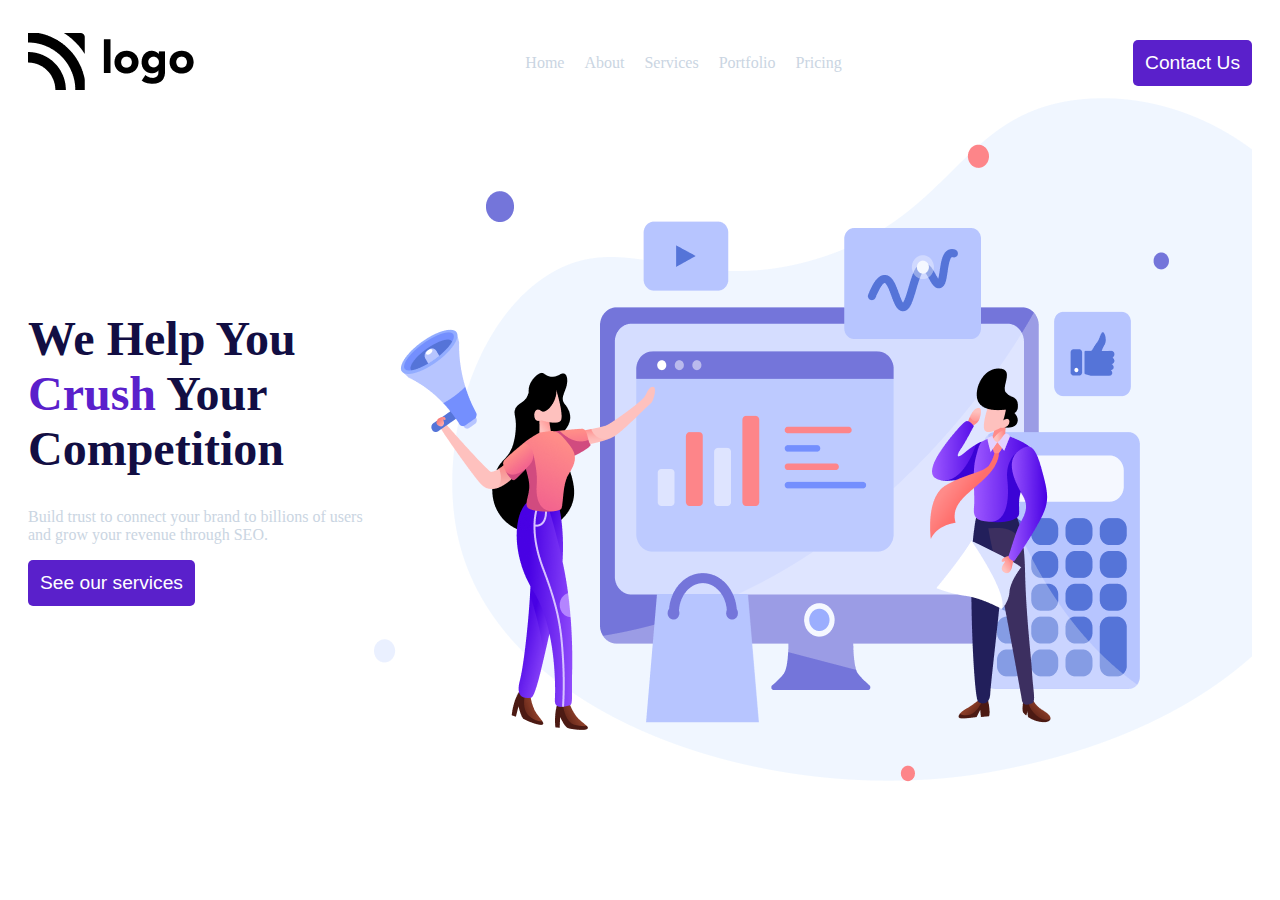
<file: HTML and CSS Projects/project1/index.html>
<!DOCTYPE html>
<html lang="en">
  <head>
    <meta charset="UTF-8" />
    <meta http-equiv="X-UA-Compatible" content="IE=edge" />
    <meta name="viewport" content="width=device-width, initial-scale=1.0" />
    <!-- stylesheet -->
    <link rel="stylesheet" href="style.css" />
    <!-- Font -->
    <link rel="preconnect" href="https://fonts.googleapis.com" />
    <link rel="preconnect" href="https://fonts.gstatic.com" crossorigin />
    <link
      href="https://fonts.googleapis.com/css2?family=Poppins:wght@200;300;400;500;600;700;800&display=swap"
      rel="stylesheet"
    />
    <title>SEO Master</title>
  </head>
  <body>
    <div class="container">
      <section aria-label="navbar">
        <nav class="navbar-container">
          <div>
            <img src="/HTML and CSS Projects/project1/Logo.png" alt="brand-logo" />
          </div>
          <div class="grow-list">
            <ul class="list">
              <li class="list-item">Home</li>
              <li class="list-item">About</li>
              <li class="list-item">Services</li>
              <li class="list-item">Portfolio</li>
              <li class="list-item">Pricing</li>
            </ul>
          </div>
          <div class="button-group">
            <button class="nav-button">Contact Us</button>
          </div>
        </nav>
      </section>
      <!-- Banner -->
      <section aria-label="banner">
        <div class="banner-container">
          <!-- Left text -->
          <div>
            <h1 class="heading-text">
              We Help You <span>Crush</span> Your Competition
            </h1>
            <p class="description">
              Build trust to connect your brand to billions of users and grow
              your revenue through SEO.
            </p>
            <button class="nav-button btn">See our services</button>
          </div>
          <!-- Right Text -->
          <div>
            <img src="/HTML and CSS Projects/project1/Header Illustration.png" alt="illustration" />
          </div>
        </div>
      </section>
    </div>
  </body>
</html>
</file>
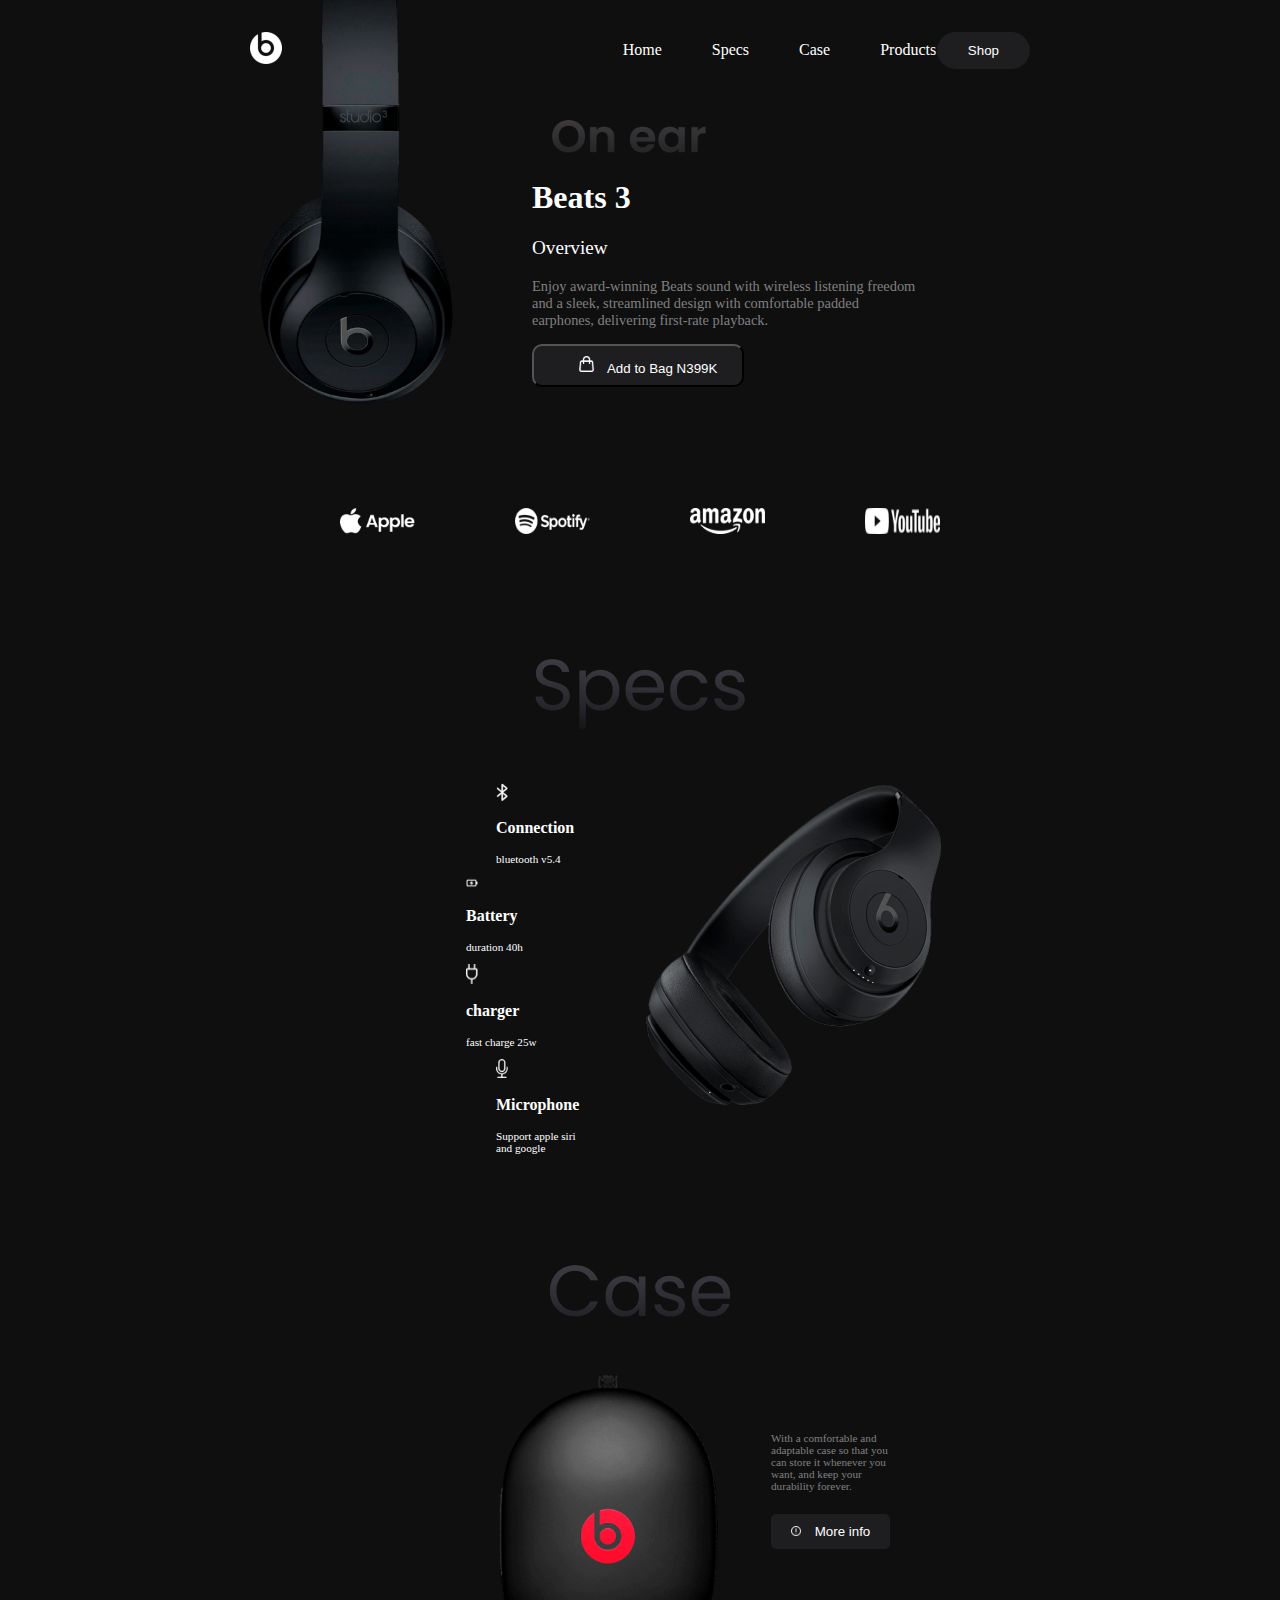
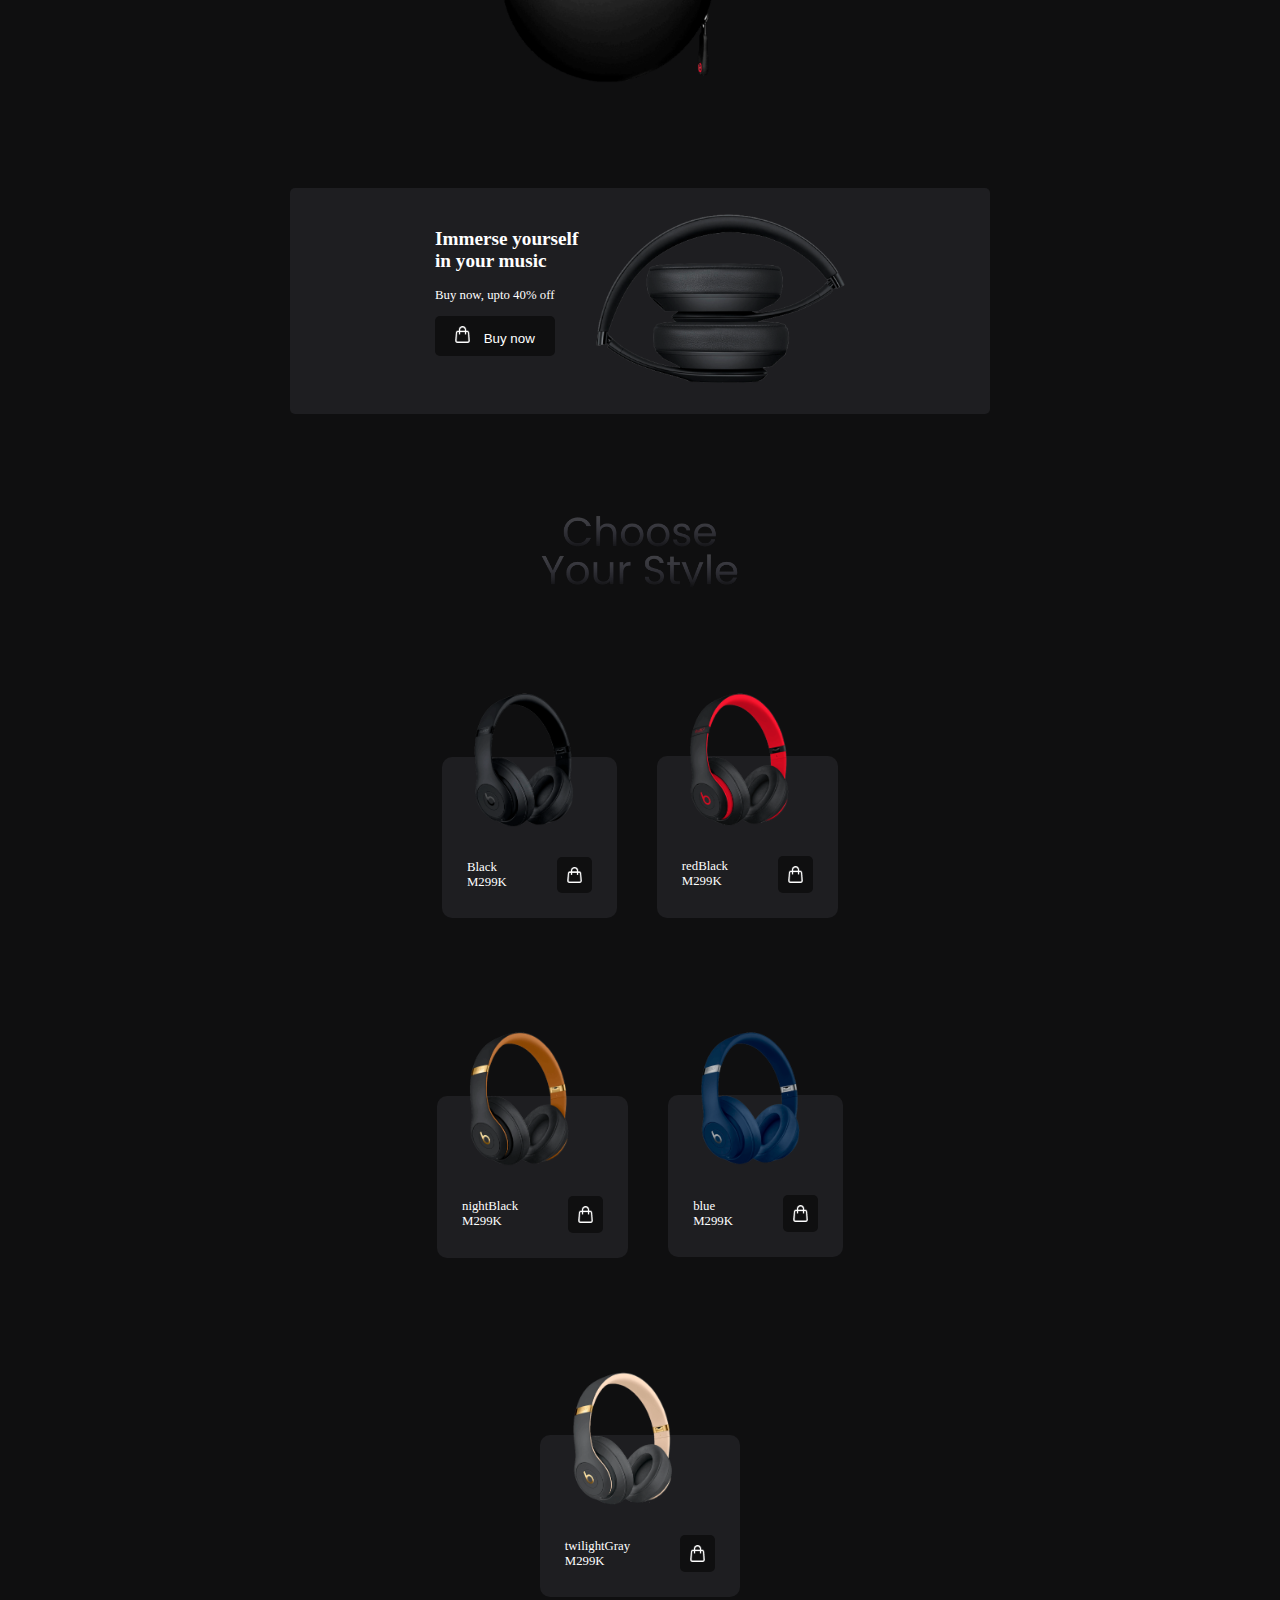
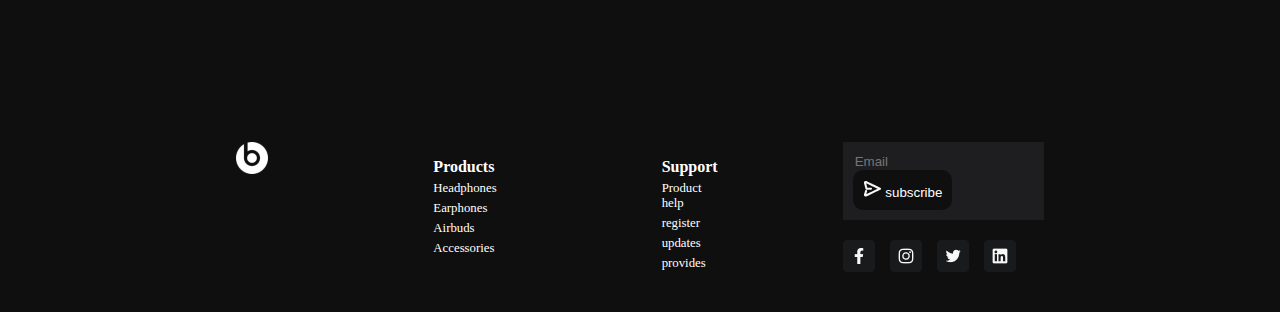
<file: HTML and CSS Projects/project11/index.html>
<!DOCTYPE html>
<html lang="en">
<head>
    <meta charset="UTF-8">
    <meta http-equiv="X-UA-Compatible" content="IE=edge">
    <meta name="viewport" content="width=device-width, initial-scale=1.0">
    <link rel="stylesheet" href="https://cdnjs.cloudflare.com/ajax/libs/font-awesome/4.7.0/css/font-awesome.min.css">
    <link rel="stylesheet" href="style.css">
    <title>Beats landing page</title>
</head>
<body>
    <header>
        <div class="logo">
            <img src="./Photos/beatsLogo.png" alt="logo">
        </div>
        <nav>
            <ul>
                <li>Home</li>
                <li>Specs</li>
                <li>Case</li>
                <li>Products</li>
            </ul>
        </nav>
        <div>
            <button>Shop</button>
        </div>
    </header>
    <main>
        <section class="hero">
            <div class="left">
                <img src="./Photos/mainImage.png" alt="image">
            </div>
            <div class="right">
                <img src="./Photos/onEar.png" alt="image">
                <h1>Beats 3</h1>
                <p class="overview">Overview</p>
                <p class="para">Enjoy award-winning Beats sound with wireless
                    listening freedom and a sleek, streamlined design
                    with comfortable padded earphones, delivering
                    first-rate playback.</p>
                <button>
                    <img src="./Icons/shoppingBag.png" alt="bag">
                    <span>Add to Bag N399K</span>
                </button>
            </div>
        </section>
        <section class="brands">
            <div class="container">
                <img src="./Photos/appleLogo.png" alt="logo">
                <img src="./Photos/spotifyLogo.png" alt="logo">
                <img src="./Photos/amazonLogo.png" alt="logo">
                <img src="./Photos/youtubeLogo.png" alt="logo">
            </div>
        </section>
        <section class="specs">
            <div class="top">
                <img src="./Icons/specsLogo.png" alt="specs">
            </div>
            <div class="bottom">
                <div class="left">
                    <div class="bluetooth">
                        <img src="./Icons/bluetooth.png" alt="logo">
                        <p class="heading">Connection</p>
                        <p>bluetooth v5.4</p>
                    </div>
                    <div class="battery">
                        <img src="./Icons/battery.png" alt="logo">
                        <p class="heading">Battery</p>
                        <p>duration 40h</p>
                    </div>
                    <div class="load">
                        <img src="./Icons/charger.png" alt="logo">
                        <p class="heading">charger</p>
                        <p>fast charge 25w</p>
                    </div>
                    <div class="microphone">
                        <img src="./Icons/mic.png" alt="logo">
                        <p class="heading">Microphone</p>
                        <p>Support apple siri and google</p>
                    </div>
                </div>
                <div>
                    <img src="./Photos/specsImage.png" alt="photo">
                </div>
            </div>
        </section>
        <section class="case">
            <div class="top">
                <img src="./Icons/caseLogo.png" alt="specs">
            </div>
            <div class="bottom">
                <div>
                    <img src="./Photos/caseImage.png" alt="photo" class="case-image">
                </div>
                <div class="right">
                    <p>With a comfortable and
                        adaptable case so that you
                        can store it whenever you
                        want, and keep your durability
                        forever.</p>
                    <button>
                        <img src="./Icons/group.png" alt="icon">
                        <span>More info</span>
                    </button>
                </div>
            </div>
        </section>
        <section class="buynow">
            <div class="container">
                <div class="left">
                    <h2>Immerse yourself in your music</h2>
                    <p>Buy now, upto 40% off</p>
                    <button>
                        <img src="./Icons/shoppingBag.png" alt="icon">
                        <span>Buy now</span>
                    </button>
                </div>
                <div class="right">
                    <img src="./Photos/buyNowSectionImage.png" alt="image">
                </div>
            </div>
        </section>
        <section class="choosestyle">
            <div class="container">
                <div class="top">
                    <img src="./Icons/productLogo.png" alt="logo">
                </div>
                <div class="bottom">
                    <div id="box">
                        <img src="./Photos/black.png" alt="photo" class="headphone">
                        <div class="desc">
                            <span>Black<br>M299K</span>
                            <img src="./Icons/shoppingBag.png" alt="icon" class="bag">
                        </div>
                    </div>
                    <div id="box">
                        <img src="./Photos/redBlack.png" alt="photo" class="headphone">
                        <div class="desc">
                            <span>redBlack<br>M299K</span>
                            <img src="./Icons/shoppingBag.png" alt="icon" class="bag">
                        </div>
                    </div>
                    <div id="box">
                        <img src="./Photos/nightBlack.png" alt="photo" class="headphone">
                        <div class="desc">
                            <span>nightBlack<br>M299K</span>
                            <img src="./Icons/shoppingBag.png" alt="icon" class="bag">
                        </div>
                    </div>
                    <div id="box">
                        <img src="./Photos/blue.png" alt="photo" class="headphone">
                        <div class="desc">
                            <span>blue<br>M299K</span>
                            <img src="./Icons/shoppingBag.png" alt="icon" class="bag">
                        </div>
                    </div>
                    <div id="box">
                        <img src="./Photos/twilightGray.png" alt="photo" class="headphone">
                        <div class="desc">
                            <span>twilightGray<br>M299K</span>
                            <img src="./Icons/shoppingBag.png" alt="icon" class="bag">
                        </div>
                    </div>
                </div>
            </div>
        </section>
    </main>
    <footer>
        <div class="container">
            <div class="logo">
                <img src="./Photos/beatsLogo.png" alt="logo">
            </div>
            <div class="products">
                <ul>
                    <li class="heading">Products</li>
                    <li>Headphones</li>
                    <li>Earphones</li>
                    <li>Airbuds</li>
                    <li>Accessories</li>
                </ul>
            </div>
            <div class="support">
                <ul>
                    <li class="heading">Support</li>
                    <li>Product help</li>
                    <li>register</li>
                    <li>updates</li>
                    <li>provides</li>
                </ul>
            </div>
            <div class="email">
                <div class="top">
                    <input type="email" id="email" placeholder="Email">
                    <button><img src="./Icons/rightArrow.png" alt=""> subscribe</button>
                </div>
                <div class="logolist">
                    <div class="logo">
                        <img src="./Icons/facebook.png" alt="fb">
                    </div>
                    <div class="logo">
                        <img src="./Icons/instagram.png" alt="ig">
                    </div>
                    <div class="logo">
                        <img src="./Icons/twitter.png" alt="twitter">
                    </div>
                    <div class="logo">
                        <img src="./Icons/linkedin.png" alt="li">
                    </div>
                </div>
            </div>
        </div>
    </footer>
</body>
</html>
</file>
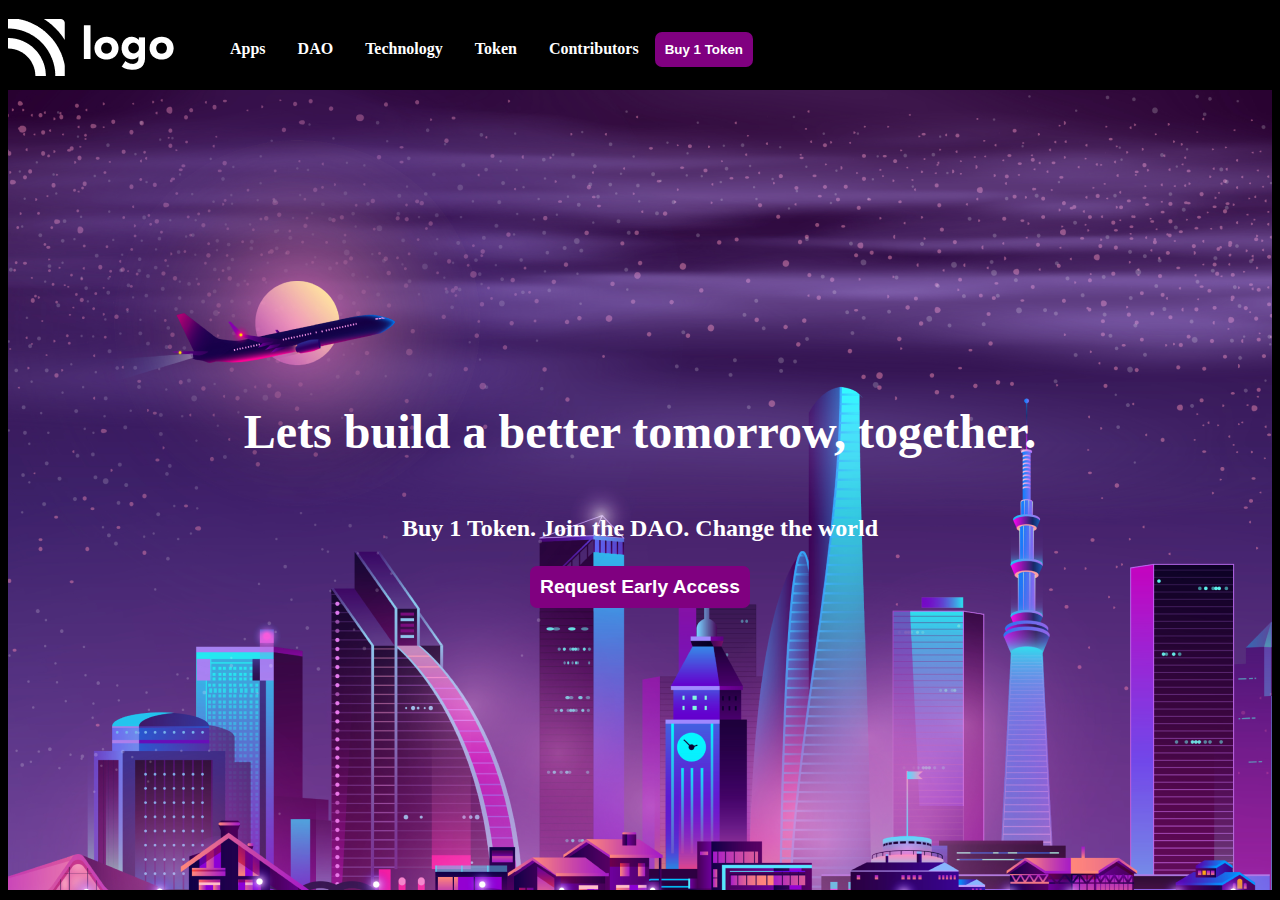
<file: HTML and CSS Projects/project2/index.html>
<!DOCTYPE html>
<html lang="en">
  <head>
    <meta charset="UTF-8" />
    <meta http-equiv="X-UA-Compatible" content="IE=edge" />
    <meta name="viewport" content="width=device-width, initial-scale=1.0" />
    <link rel="stylesheet" href="style.css" />
    <link rel="preconnect" href="https://fonts.googleapis.com" />
    <link rel="preconnect" href="https://fonts.gstatic.com" crossorigin />
    <link
      href="https://fonts.googleapis.com/css2?family=Poppins:wght@200;300;400;500;600;700;800&display=swap"
      rel="stylesheet"
    />
    <link rel="preconnect" href="https://fonts.googleapis.com" />
    <link rel="preconnect" href="https://fonts.gstatic.com" crossorigin />
    <link
      href="https://fonts.googleapis.com/css2?family=Montserrat:wght@600;700;800&display=swap"
      rel="stylesheet"
    />

    <title>Crypto Market</title>
  </head>
  <body>
    <div class="container">
      <section aria-label="navbar">
        <nav class="navbar">
          <div>
            <img src="/HTML and CSS Projects/project2/white-logo.png" alt="logo" class="logo" />
          </div>
          <div class="line"></div>
          <div class="grow-list">
            <ul class="list">
              <li class="list-item">Apps</li>
              <li class="list-item">DAO</li>
              <li class="list-item">Technology</li>
              <li class="list-item">Token</li>
              <li class="list-item">Contributors</li>
            </ul>
          </div>
          <div>
            <button class="button-small">Buy 1 Token</button>
          </div>
        </nav>
      </section>
      <!-- Hero Section -->
      <section aria-label="hero">
        <div class="hero">
          <h1 class="hero-heading">Lets build a better tomorrow, together.</h1>
          <p class="hero-description">
            Buy 1 Token. Join the DAO. Change the world
          </p>
          <button class="button-large">Request Early Access</button>
        </div>
      </section>
    </div>
  </body>
</html>
</file>
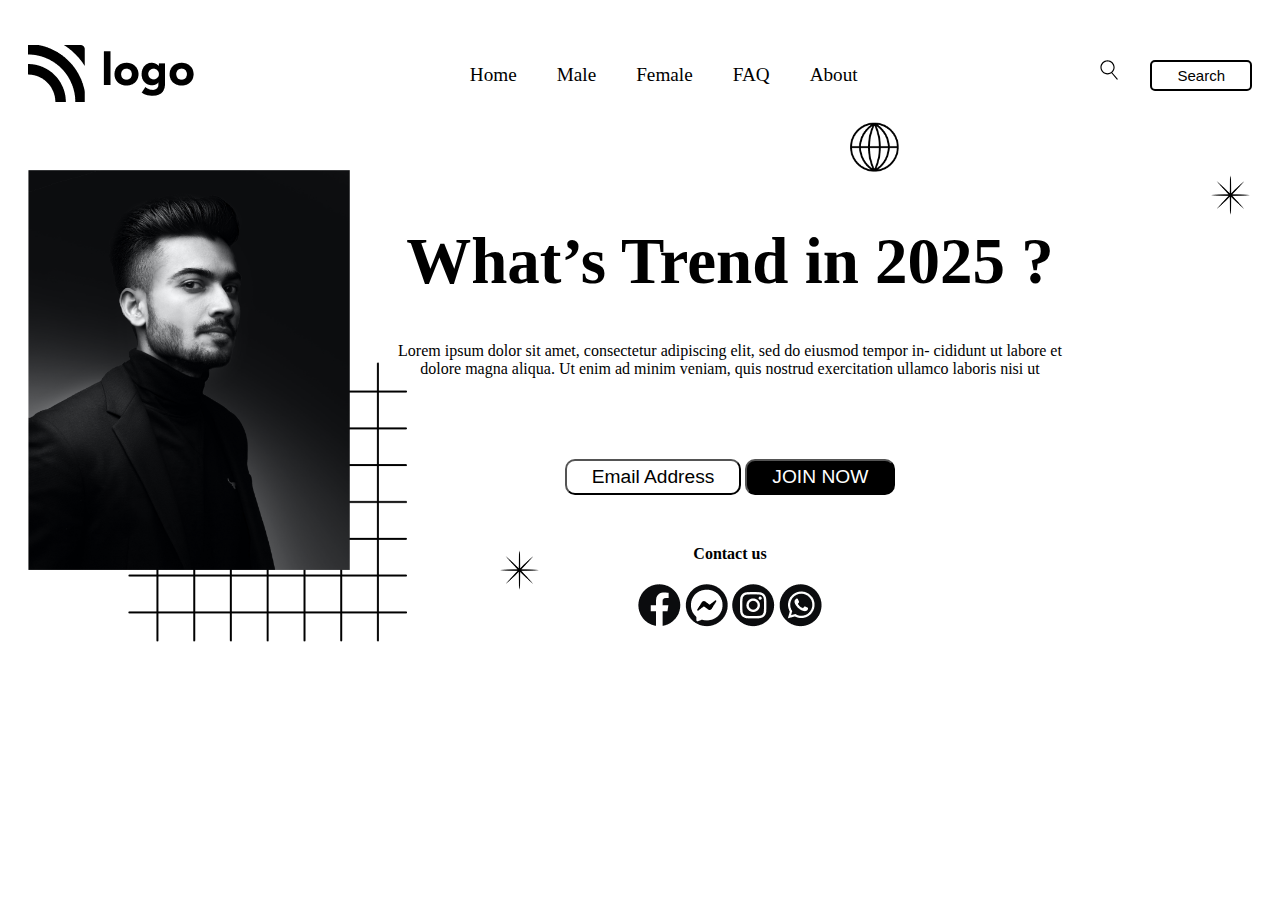
<file: HTML and CSS Projects/project3/index.html>
<!DOCTYPE html>
<html lang="en">
  <head>
    <meta charset="UTF-8" />
    <meta http-equiv="X-UA-Compatible" content="IE=edge" />
    <meta name="viewport" content="width=device-width, initial-scale=1.0" />
    <!-- CSS File -->
    <link rel="stylesheet" href="style.css">
    <!-- Font Orbiton -->
    <link rel="preconnect" href="https://fonts.googleapis.com" />
    <link rel="preconnect" href="https://fonts.gstatic.com" crossorigin />
    <link
      href="https://fonts.googleapis.com/css2?family=Orbitron:wght@400;500;600;700;800&display=swap"
      rel="stylesheet"
    />

    <!-- FONT Poppins -->
    <link rel="preconnect" href="https://fonts.googleapis.com" />
    <link rel="preconnect" href="https://fonts.gstatic.com" crossorigin />
    <link
      href="https://fonts.googleapis.com/css2?family=Poppins:wght@200;300;400;500;600;700&display=swap"
      rel="stylesheet"
    />
    <title>Fashion Hub</title>
  </head>

  <!-- FSJS 2.0 Project One -->
  <body>
    <div class="container">
      <!-- Navbar Section -->
      <section aria-label="navbar">
        <nav class="navbar-container">
          <div>
            <img src="/HTML and CSS Projects/project3/Logo.png" alt="brand-logo" />
          </div>
          <div>
            <ul class="list">
              <li class="list-item">Home</li>
              <li class="list-item">Male</li>
              <li class="list-item">Female</li>
              <li class="list-item">FAQ</li>
              <li class="list-item">About</li>
            </ul>
          </div>
          <div class="button-group">
            <div class="search-icon">
              <svg
                width="32"
                height="35"
                viewBox="0 0 32 35"
                fill="none"
                xmlns="http://www.w3.org/2000/svg"
              >
                <path
                  d="M13.42 25.34C6.56004 25.34 0.97998 19.76 0.97998 12.9C0.97998 6.03999 6.56004 0.459991 13.42 0.459991C20.28 0.459991 25.86 6.03999 25.86 12.9C25.87 19.76 20.28 25.34 13.42 25.34ZM13.42 2.44999C7.66004 2.44999 2.97998 7.13999 2.97998 12.89C2.97998 18.64 7.66004 23.33 13.42 23.33C19.18 23.33 23.86 18.64 23.86 12.89C23.86 7.13999 19.18 2.44999 13.42 2.44999Z"
                  fill="black"
                />
                <path
                  d="M30.35 34.4C30.07 34.4 29.7899 34.28 29.5899 34.05L19.75 22.53C19.39 22.11 19.44 21.48 19.86 21.12C20.28 20.76 20.91 20.81 21.27 21.23L31.11 32.75C31.47 33.17 31.42 33.8 31 34.16C30.81 34.32 30.58 34.4 30.35 34.4Z"
                  fill="black"
                />
              </svg>
            </div>
            <div><button class="nav-button">Search</button></div>
          </div>
        </nav>
      </section>
      <!-- Hero Banner Section -->
      <section aria-label="banner">
        <div class="hero-container">
          <!-- --------------- -->
          <!-- Patterns -->
          <!-- ---------------- -->
          <span class="square">
            <img src="/HTML and CSS Projects/project3/squares.png" alt="square-pattern" />
          </span>
          <!-- Star -->
          <span class="star">
            <img src="/HTML and CSS Projects/project3/start.png" alt="start-pattern" />
          </span>
          <!-- Star -->
          <span class="star2">
            <img src="/HTML and CSS Projects/project3/start.png" alt="start-pattern" />
          </span>
          <!-- Globe -->
          <span class="globe">
            <img src="/HTML and CSS Projects/project3/globe.png" alt="globe-pattern" />
          </span>
          <div>
            <img src="/HTML and CSS Projects/project3/Image.png" alt="person-hero-iamge" class="person-hero-image"/>
          </div>
          <div class="hero-container-right">
            <h1 class="hero-heading">What’s Trend in 2025 ?</h1>
            <p class="hero-description">
              Lorem ipsum dolor sit amet, consectetur adipiscing elit, sed do
              eiusmod tempor in- cididunt ut labore et dolore magna aliqua. Ut
              enim ad minim veniam, quis nostrud exercitation ullamco laboris
              nisi ut
            </p>
            <div>
              <button class="button-email">Email Address</button>
              <button class="button-join">JOIN NOW</button>
            </div>
            <div>
              <h4 class="contact-heading">Contact us</h4>
              <div class="icons">
                <span>
                  <img src="/HTML and CSS Projects/project3/Group.png" alt="facebook-icon" />
                </span>
                <span>
                  <img src="/HTML and CSS Projects/project3/Group (1).png" alt="messenger-icon" />
                </span>
                <span>
                  <img src="/HTML and CSS Projects/project3/Group (2).png" alt="instagram-icon" />
                </span>
                <span>
                  <img src="/HTML and CSS Projects/project3/Group (3).png" alt="whatsapp-icon" />
                </span>
              </div>
            </div>
          </div>
        </div>
      </section>
    </div>
  </body>
</html>
</file>
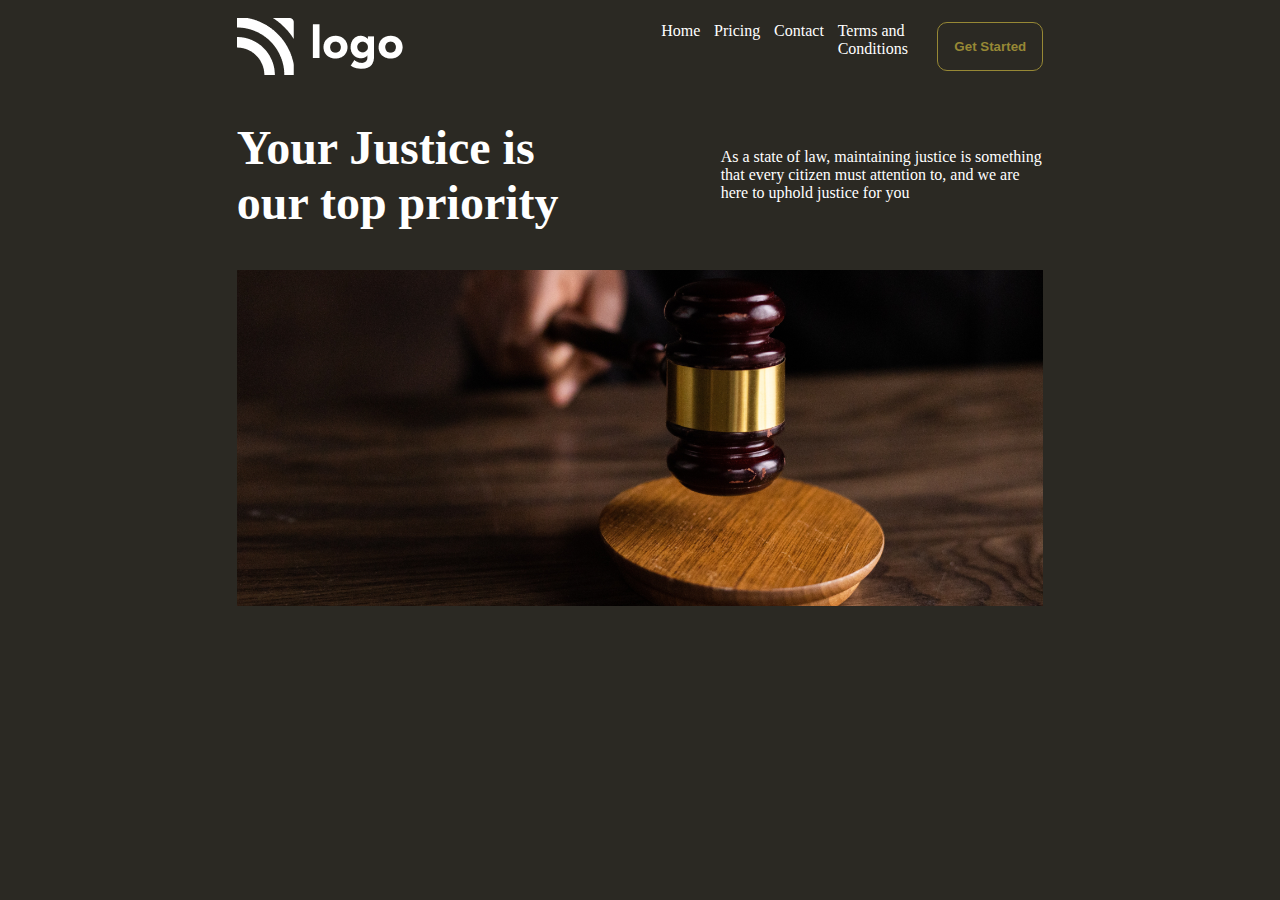
<file: HTML and CSS Projects/project6/index.html>
<!DOCTYPE html>
<html lang="en">
<head>
    <meta charset="UTF-8">
    <meta http-equiv="X-UA-Compatible" content="IE=edge">
    <meta name="viewport" content="width=device-width, initial-scale=1.0">
    <title>Project 6</title>
    <link rel="stylesheet" href="style.css">
</head>
<body>
    <header>
        <img src="/HTML and CSS Projects/project6/images/white-logo.png" alt="logo">
        <nav>
             <ul>
                <li>Home</li>
                <li>Pricing</li>
                <li>Contact</li>
                <li>Terms and Conditions</li>
            </ul>
            <button>Get Started</button>
        </nav>
    </header>
    <main>
        <div class="top-section">
            <h1>Your Justice is our top priority</h1>
            <p>As a state of law, maintaining justice is something that every citizen must attention to, and we are here to uphold justice for you</p>
        </div>
        <div class="bottom-section">
            <img src="/HTML and CSS Projects/project6/images/banner.png" alt="banner">
        </div>
    </main>
</body>
</html>
</file>
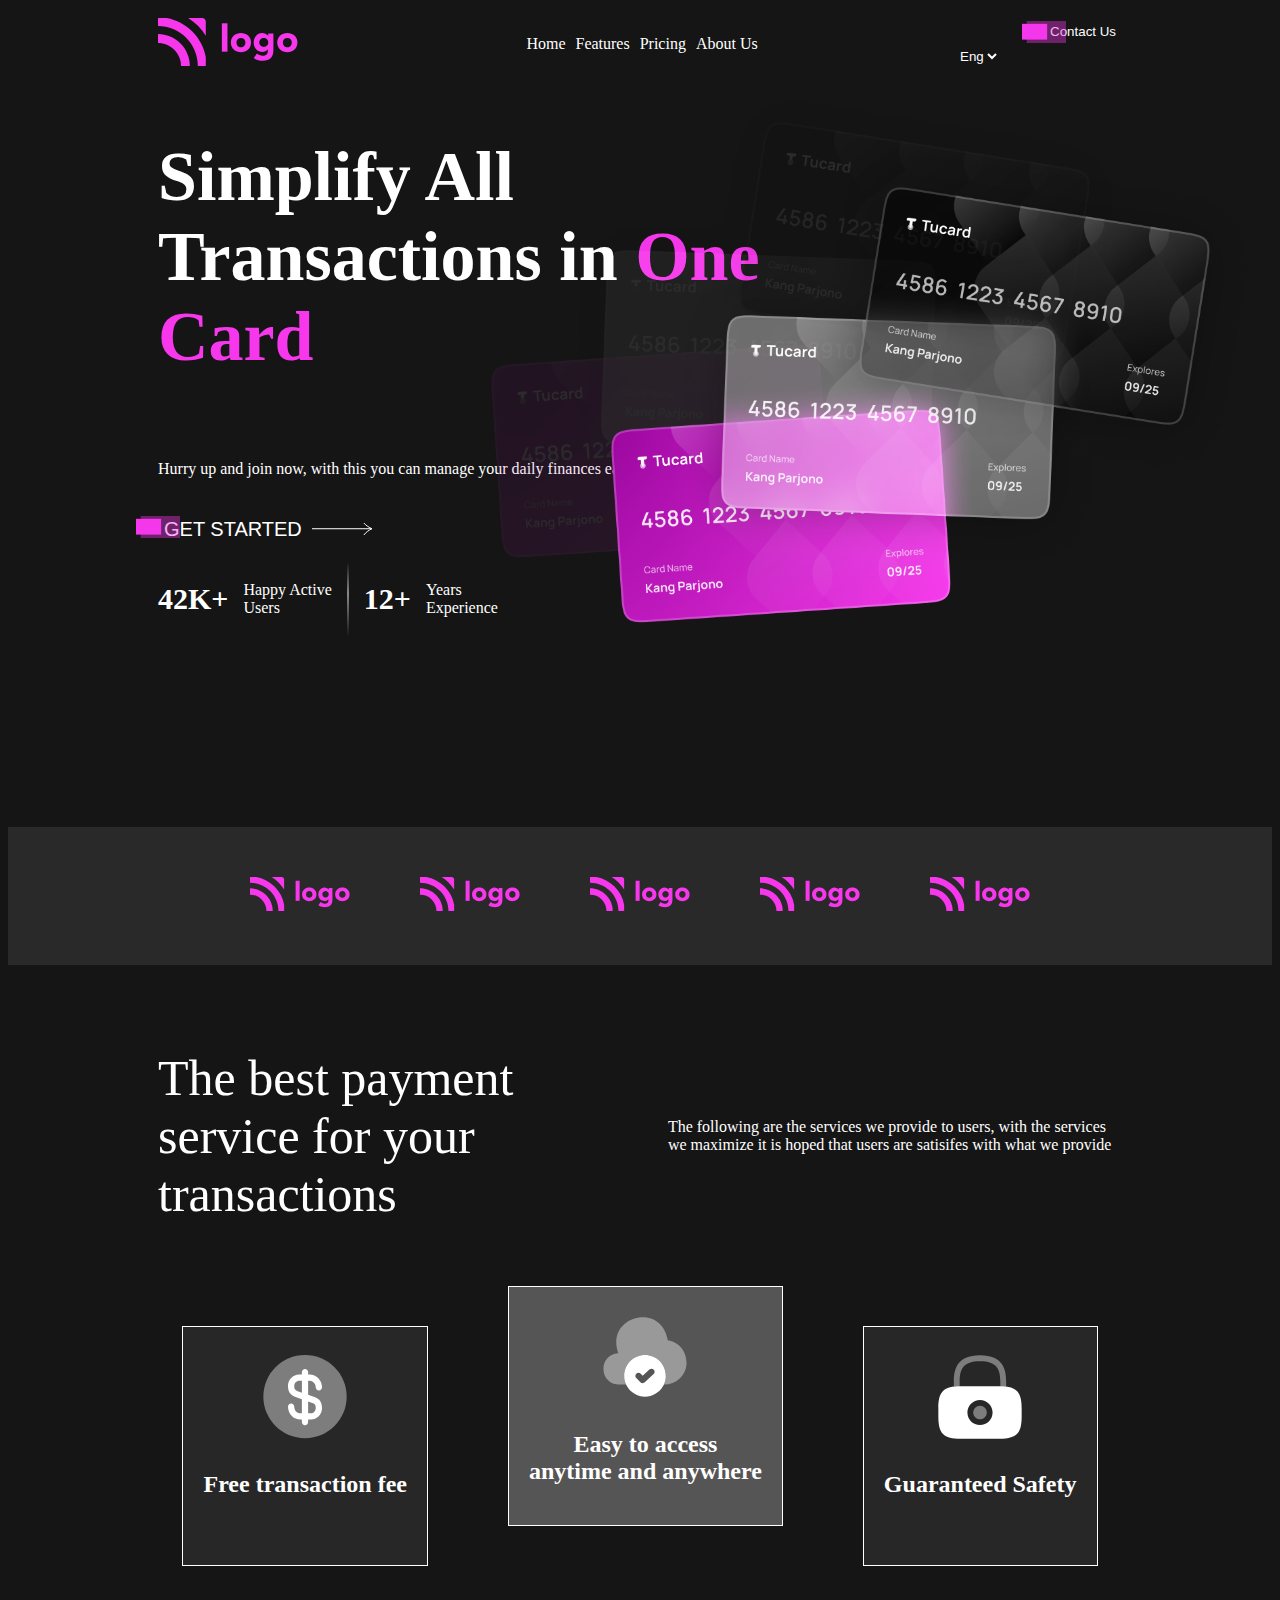
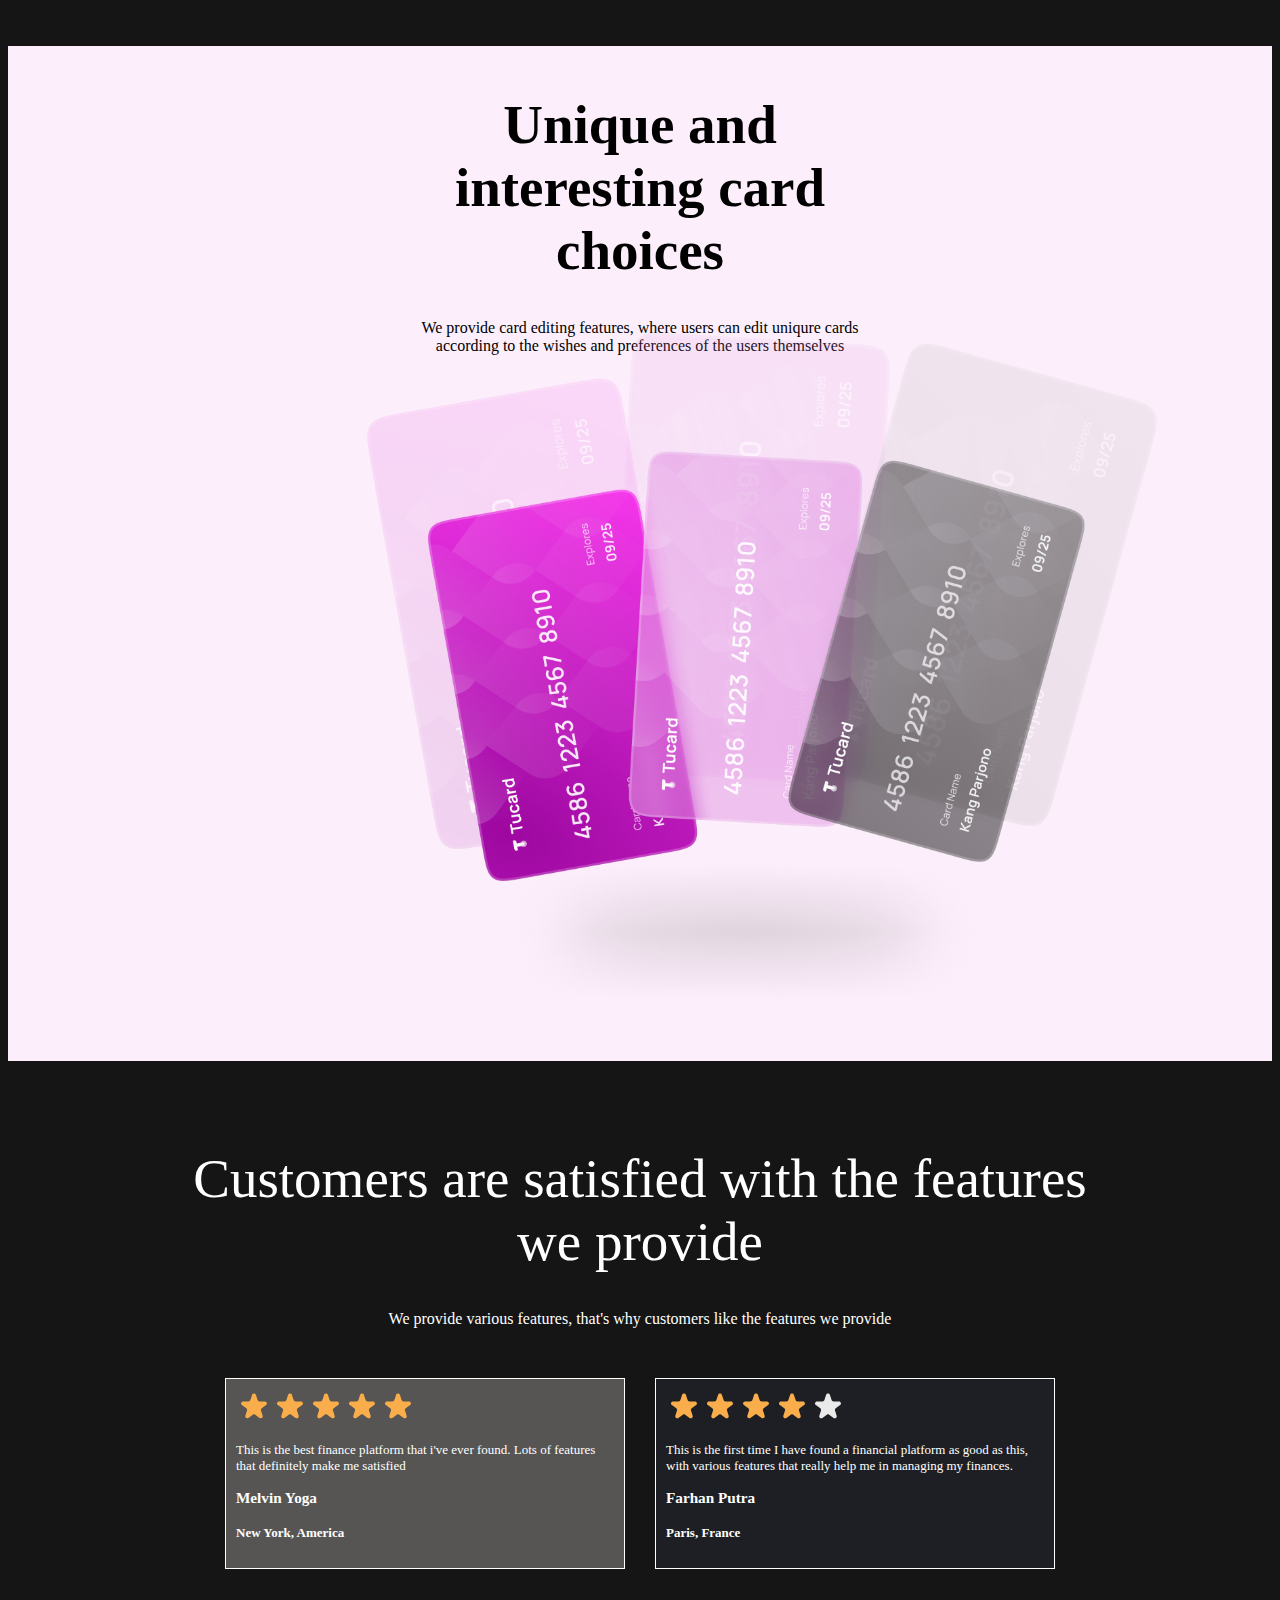
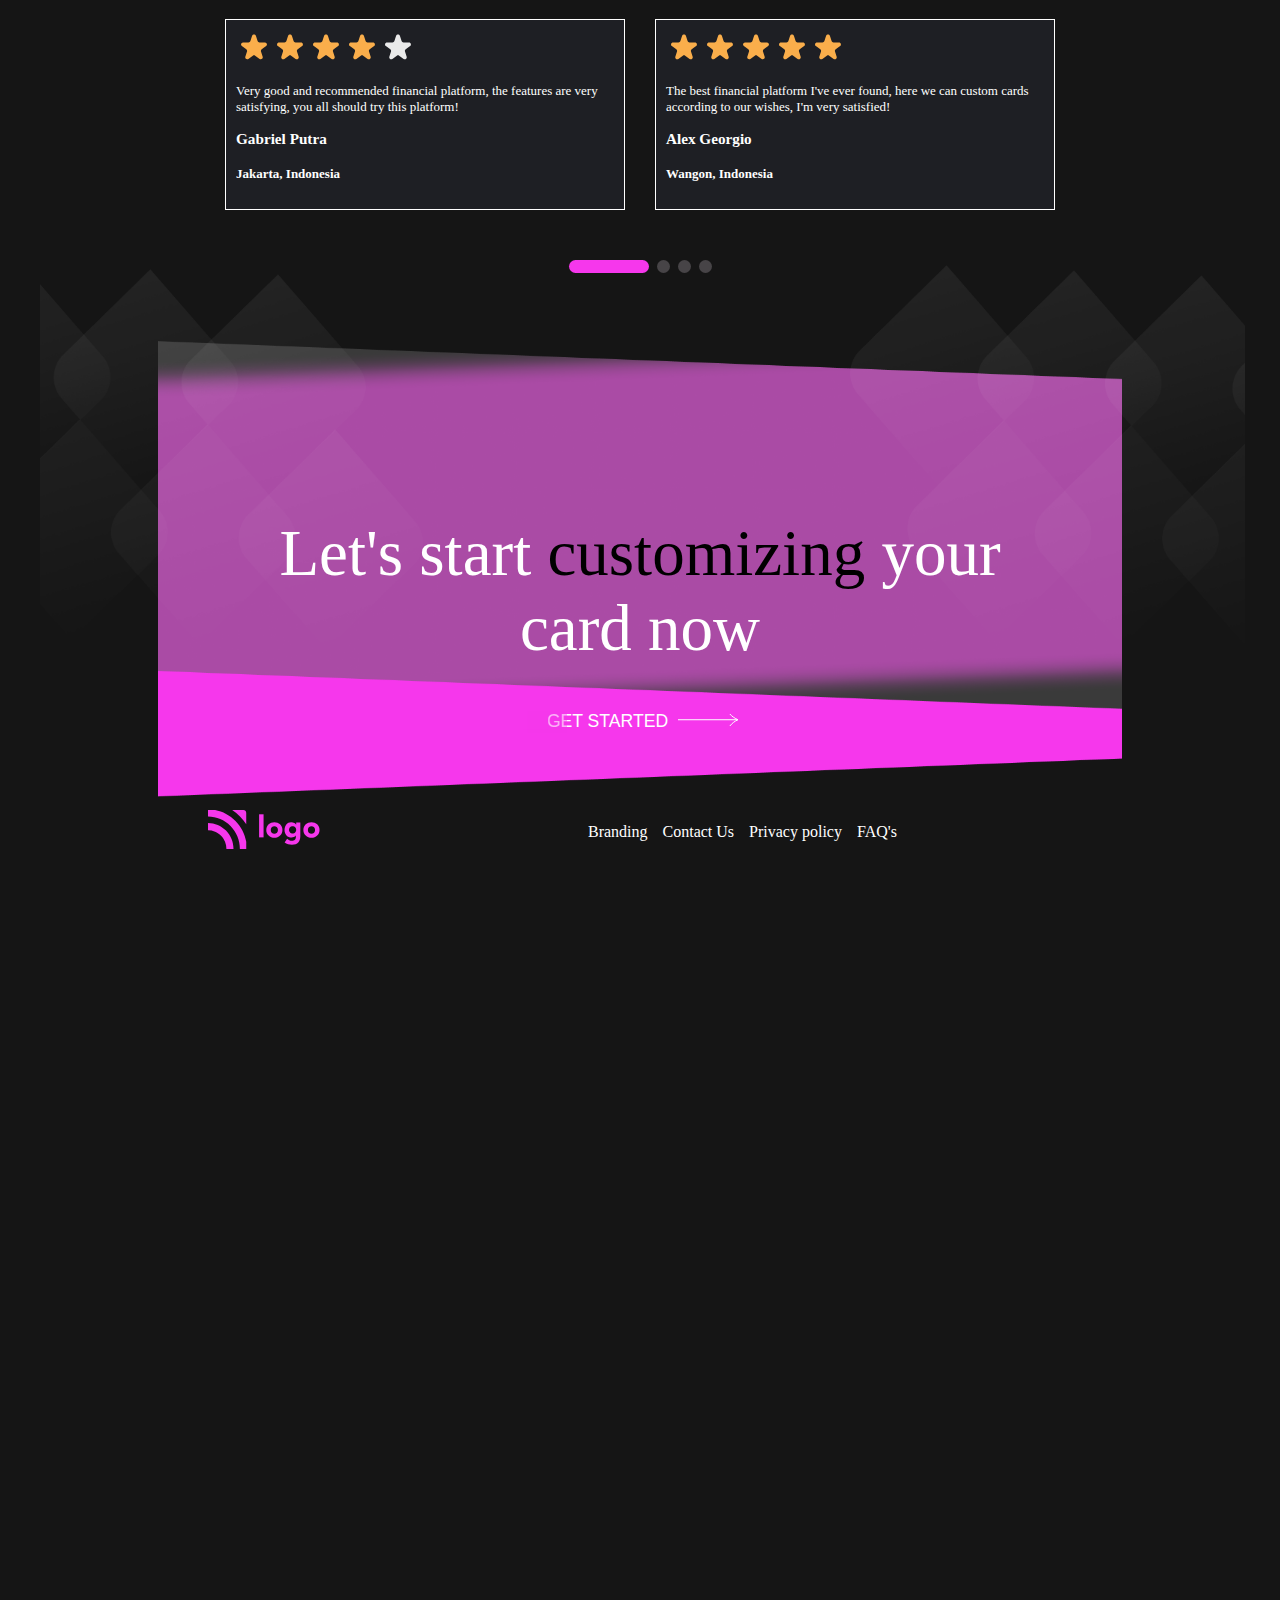
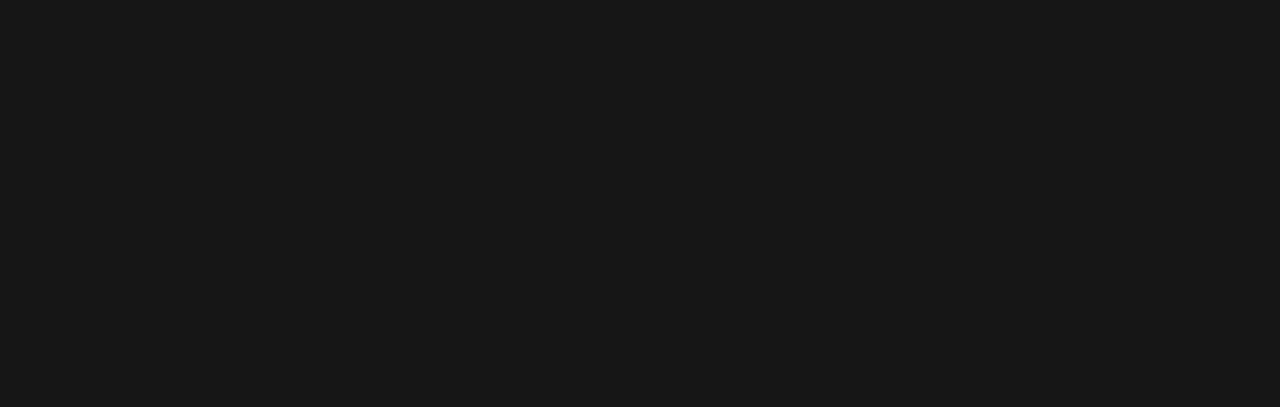
<file: HTML and CSS Projects/project7/index.html>
<!DOCTYPE html>
<html lang="en">
<head>
    <meta charset="UTF-8">
    <meta http-equiv="X-UA-Compatible" content="IE=edge">
    <meta name="viewport" content="width=device-width, initial-scale=1.0">
    <link rel="stylesheet" href="style.css">
    <title>Credit Card landing page</title>
</head>
<body>
    <header class="header">
        <div class="container">
            <nav class="navbar">
                <div>
                    <img src="./icons/Logo.svg" alt="logo">
                </div>
                <div>
                    <ul class="nav-list">
                        <li>Home</li>
                        <li>Features</li>
                        <li>Pricing</li>
                        <li>About Us</li>
                    </ul>
                </div>
                <div>
                    <select>
                        <option value="Eng">Eng</option>
                    </select>
                    <button>
                        <div>Contact Us</div> 
                        <img src="./icons/btn-pink-bg.svg" alt="icon">
                    </button>
                </div>
            </nav>
        </div>
    </header>
    <section class="main-section-hero">
        <div class="container">
            <div class="hero-left-section">
                <div class="hero-heading">
                    <h1>Simplify All Transactions in <span> One Card</span></h1>
                </div>
                <div>
                    <p>Hurry up and join now, with this you can manage your daily finances easily and safely</p>
                </div>
                <div class="button">
                    <button>GET STARTED</button>
                    <img src="./icons/RightArrow.svg" alt="arrow">
                    <img src="./icons/btn-pink-bg.svg" alt="icon" class="button-bg">
                </div>
                <div>
                    <div class="user-numbers">
                        <h1>42K+</h1>
                        <p>Happy Active <br> Users</p>
                        <img src="./icons/Vector 402.svg" alt="icon">
                        <h1>12+</h1>
                        <p>Years <br> Experience</p>
                    </div>
                </div>
            </div>
            <div class="hero-right-section">
                <div id="back-image">
                    <img src="./photos/backCards.png" alt="photo">
                </div>
                <div id="front-image">
                    <img src="./photos/frontCards.png" alt="photo">
                </div>
            </div>
        </div>
    </section>
    <section class="logo-section">
        <div class="container">
            <div><img src="./icons/Logo.svg" alt="logo"></div>
            <div><img src="./icons/Logo.svg" alt="logo"></div>
            <div><img src="./icons/Logo.svg" alt="logo"></div>
            <div><img src="./icons/Logo.svg" alt="logo"></div>
            <div><img src="./icons/Logo.svg" alt="logo"></div>
        </div>
    </section>
    <section class="transaction-features">
        <div class="container">
            <div class="top-section">
                <h1>The best payment service for your transactions</h1>
                <p>The following are the services we provide to users, with the services we maximize it is hoped that users are satisifes with what we provide</p>
            </div>
            <div class="bottom-section">
                <div class="dollar">
                    <img src="./icons/dollar-circle.svg" alt="dollar">
                    <h2>Free transaction fee</h2>
                </div>
                <div class="cloud">
                    <img src="./icons/cloud-add.svg" alt="cloud-add">
                    <h2>Easy to access <br> anytime and anywhere</h2>
                </div>
                <div class="lock">
                    <img src="./icons/lock.svg" alt="lock">
                    <h2>Guaranteed Safety</h2>
                </div>
            </div>
        </div>
    </section>
    <section class="card-choices">
        <div class="container">
            <h1>Unique and interesting card choices</h1>
            <p>We provide card editing features, where users can edit uniqure cards according to the wishes and preferences of the users themselves</p>
            <img src="./photos/VCards.png" alt="cards">
        </div>
    </section>
    <section class="customer-reviews">
        <div class="container">
            <div class="review-heading">
                <h1>Customers are satisfied with the features we provide</h1>
                <p>We provide various features, that's why customers like the features we provide</p>
            </div>
            <div class="review-first-line">
                <div class="first-review">
                    <img src="./icons/5stars.svg" alt="icon">
                    <p>This is the best finance platform that i've ever found. Lots of features that definitely make me satisfied</p>
                    <h3>Melvin Yoga</h3>
                    <h4>New York, America</h4>
                </div>
                <div class="second-review">
                    <img src="./icons/4stars.svg" alt="icon">
                    <p>This is the first time I have found a financial platform
                        as good as this, with various features that really help
                        me in managing my finances.</p>
                    <h3>Farhan Putra</h3>
                    <h4>Paris, France</h4>
                </div>
            </div>
            <div class="review-second-line">
                <div class="third-review">
                    <img src="./icons/4stars.svg" alt="icon">
                    <p>Very good and recommended financial platform, the
                        features are very satisfying, you all should try this
                        platform!</p>
                    <h3>Gabriel Putra</h3>
                    <h4>Jakarta, Indonesia</h4>
                </div>
                <div class="fourth-review">
                    <img src="./icons/5stars.svg" alt="icon">
                    <p>The best financial platform I've ever found, here we
                        can custom cards according to our wishes, I'm very
                        satisfied!</p>
                    <h3>Alex Georgio</h3>
                    <h4>Wangon, Indonesia</h4>
                </div>
            </div>
        </div>
    </section>
    <section class="bottom-section">
        <div class="dots">
            <div class="dot-1"></div>
            <div class="dot-2"></div>
            <div class="dot-2"></div>
            <div class="dot-2"></div>
        </div>
    </section>
    <section class="get-started">
        <div class="container">
            <div>
                <h1>Let's start <span>customizing</span> your <br>card now</h1>
            </div>
            <div>
                <button><span>GET STARTED</span></button>
                <img src="./icons/RightArrow.svg" alt="arrow">
                <div class="button-bg">
                    <img src="./icons/btn-pink-bg.svg" alt="icon">
                </div>
            </div>
            <div>
                <img src="./photos/Rectangle 6773.png" alt="photo" class="rectangle-1">
                <img src="./photos/Rectangle 6774.png" alt="photo" class="rectangle-2">
                <img src="./photos/Diamond-left.png" alt="photo" class="diamond-left">
                <img src="./photos/Diamond-right.png" alt="photo" class="diamond-right">
            </div>
        </div>
    </section>
    <footer>
        <div class="container">
            <div>
                <img src="./icons/Logo.svg" alt="logo">
            </div>
            <div>
                <ul>
                    <li>Branding</li>
                    <li>Contact Us</li>
                    <li>Privacy policy</li>
                    <li>FAQ's</li>
                </ul>
            </div>
        </div>
    </footer>
</body>
</html>
</file>
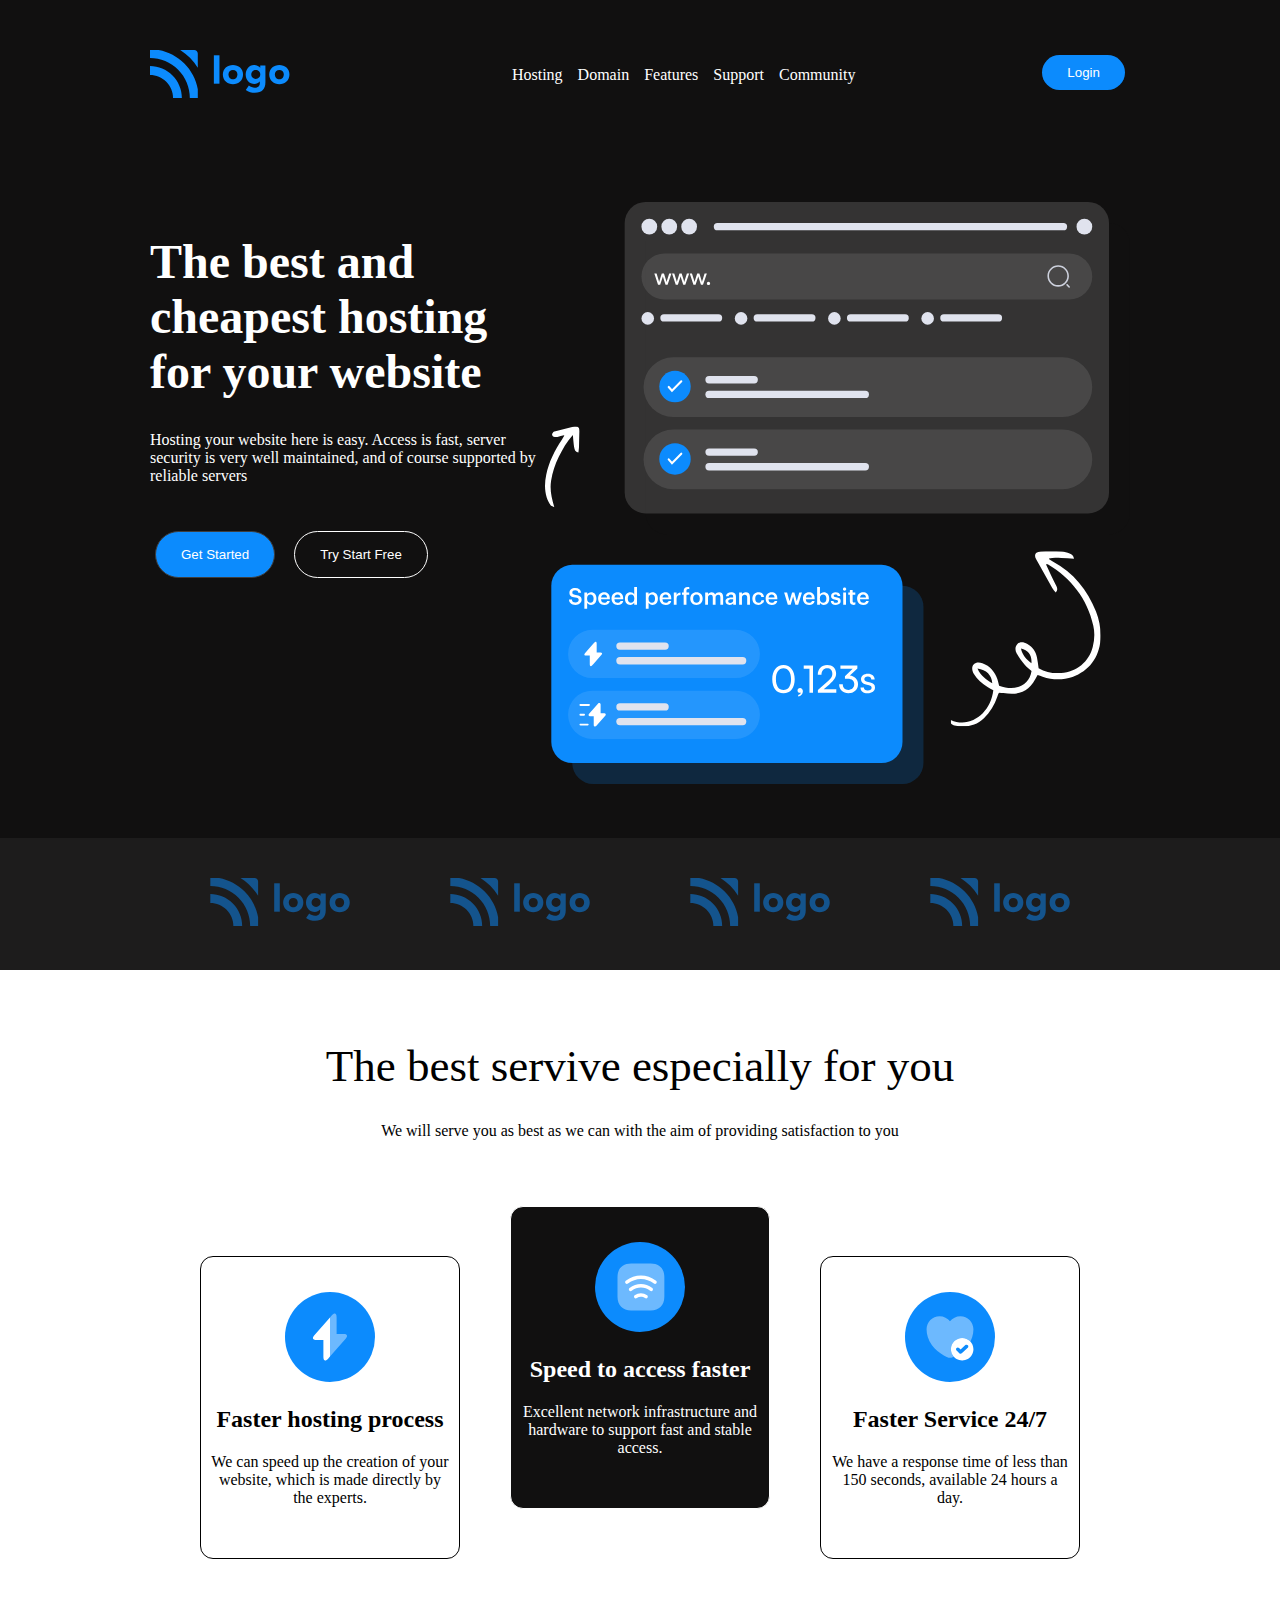
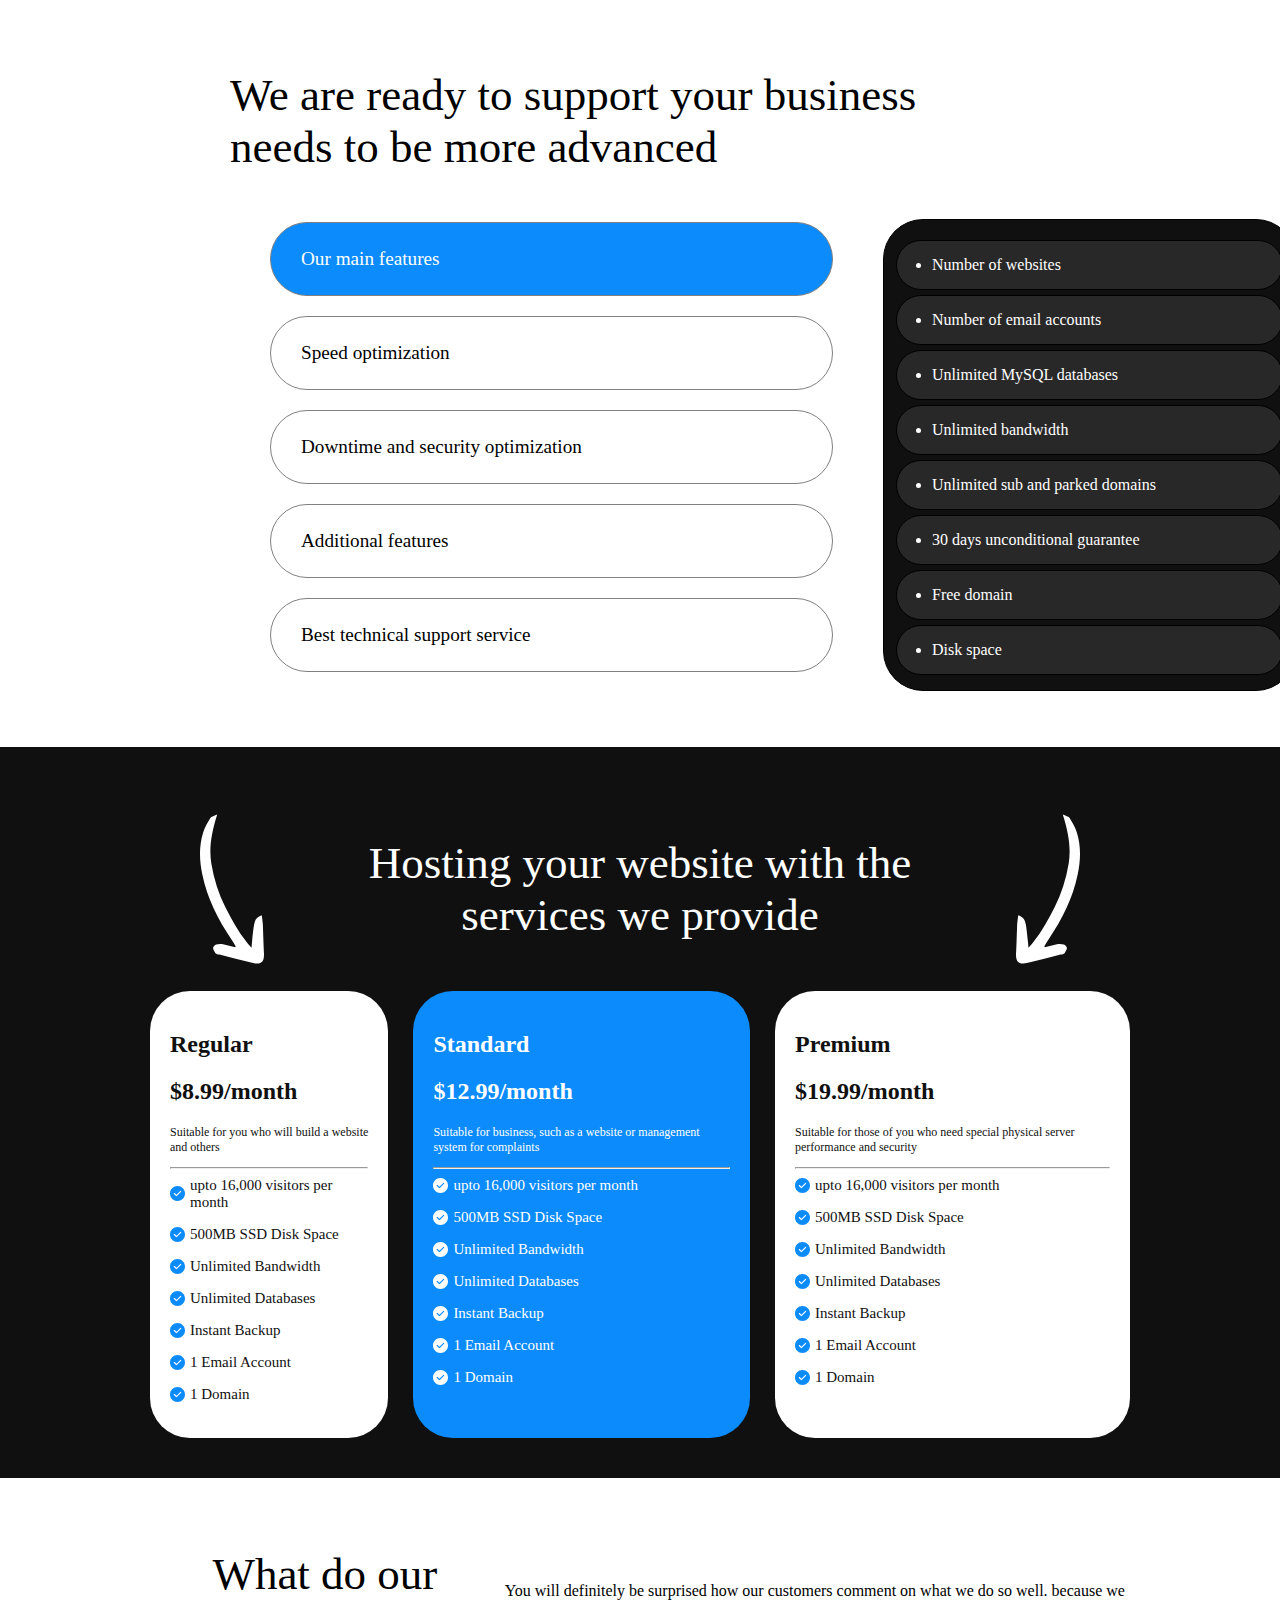
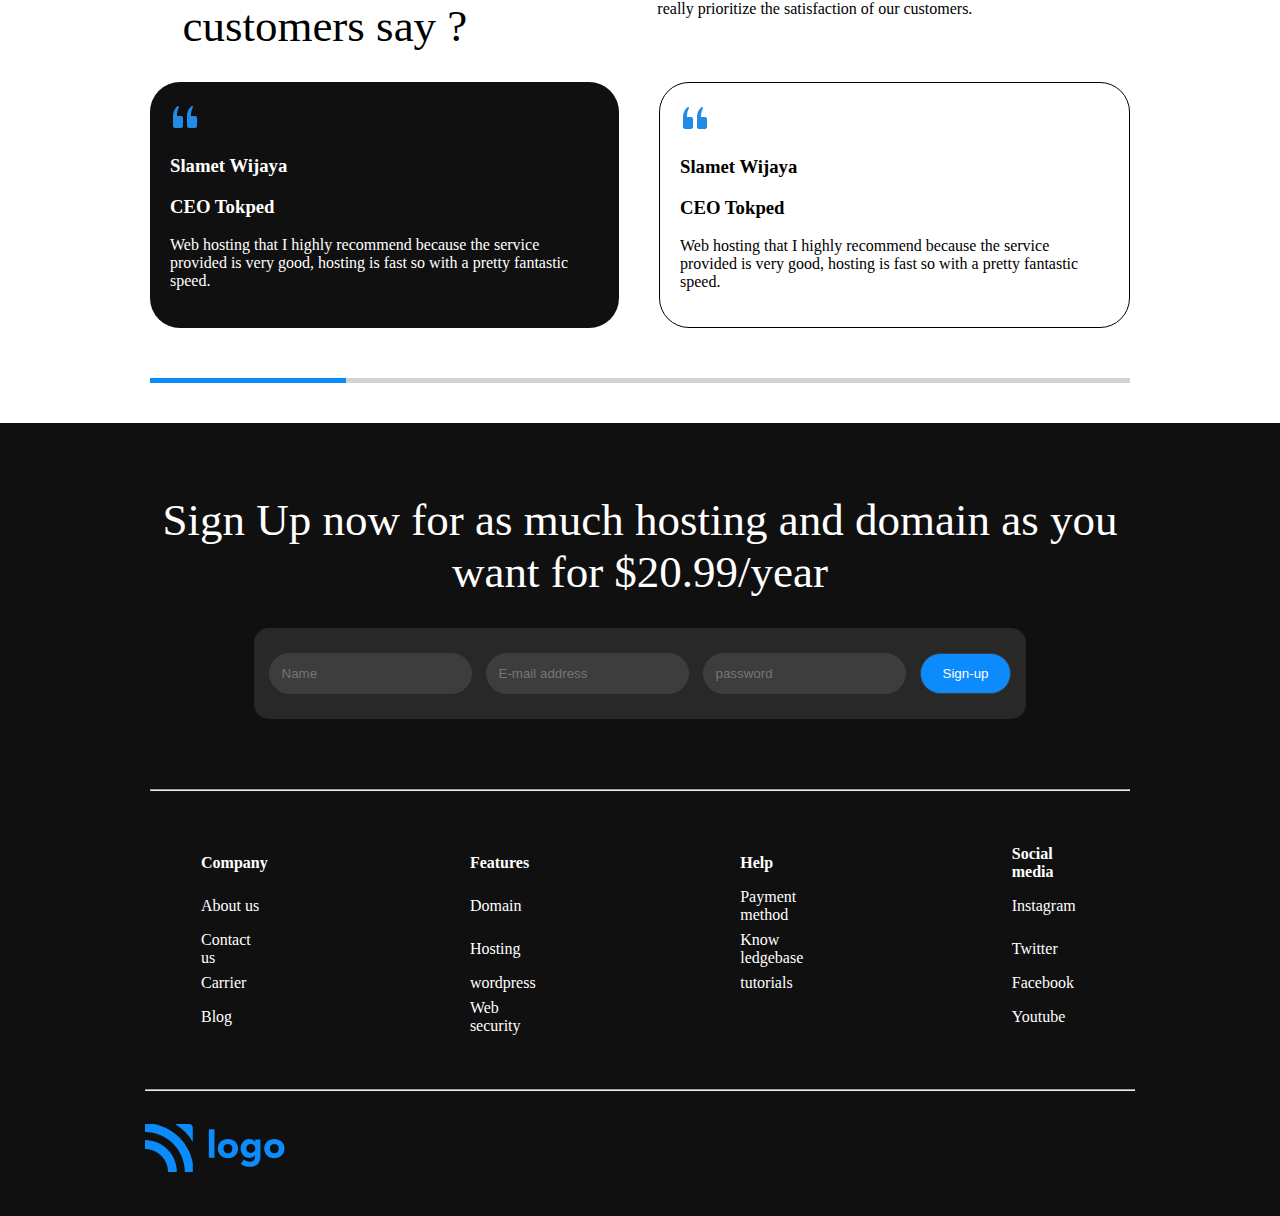
<file: HTML and CSS Projects/project8/index.html>
<!DOCTYPE html>
<html lang="en">
<head>
    <meta charset="UTF-8">
    <meta http-equiv="X-UA-Compatible" content="IE=edge">
    <meta name="viewport" content="width=device-width, initial-scale=1.0">
    <title>Hosting site landing page</title>
    <link rel="stylesheet" href="style.css">
</head>
<body>
    <header class="header">
        <div class="container">
            <nav class="navbar">
                <div>
                    <img src="./images/Logo.svg" alt="logo">
                </div>
                <div>
                    <ul class="nav-list">
                        <li>Hosting</li>
                        <li>Domain</li>
                        <li>Features</li>
                        <li>Support</li>
                        <li>Community</li>
                    </ul>
                </div>
                <div>
                    <button>
                        <div>Login</div> 
                    </button>
                </div>
            </nav>
        </div>
    </header>
    <!-- Hero-section -->
    <section class="hero-section">
        <div class="container">
            <div class="hero-section-left">
                <h1>The best and <span>cheapest</span> hosting for your website</h1>
                <p>Hosting your website here is easy. Access is fast, server security is very well maintained, and of course supported by reliable servers</p>
                <div>
                    <button class="btn-1">
                        Get Started
                    </button>
                    <button class="btn-2">
                        Try Start Free
                    </button>
                </div>
            </div>
            <div class="hero-section-right">
                <img src="./images/Group 238502.svg" alt="image">
            </div>
        </div>
    </section>
    <section class="logo-section">
        <div class="container">
            <div><img src="./images/Logo-light.svg" alt="logo"></div>
            <div><img src="./images/Logo-light.svg" alt="logo"></div>
            <div><img src="./images/Logo-light.svg" alt="logo"></div>
            <div><img src="./images/Logo-light.svg" alt="logo"></div>
        </div>
    </section>
    <section class="services-section">
        <div class="container">
            <div class="service-heading">
                <h1>The best servive especially for you</h1>
                <p>We will serve you as best as we can with the aim of providing satisfaction to you</p>
            </div>
            <div class="three-card-section">
                <div class="card-1">
                    <img src="./images/fast.svg" alt="logo">
                    <h2>Faster hosting process</h2>
                    <p>We can speed up the creation of
                        your website, which is made
                        directly by the experts.</p>
                </div>
                <div class="card-2">
                    <img src="./images/signal.svg" alt="logo">
                    <h2>Speed to access faster</h2>
                    <p>Excellent network
                        infrastructure and hardware to
                        support fast and stable access.</p>
                </div>
                <div class="card-3">
                    <img src="./images/heart.svg" alt="logo">
                    <h2>Faster Service 24/7</h2>
                    <p>We have a response time of less
                        than 150 seconds, available 24
                        hours a day.</p>
                </div>
            </div>
        </div>
    <section>
    <section class="support-business">
        <div class="container">
            <div class="support-heading">
                <h1>We are ready to support your business needs to be more advanced</h1>
                <div class="left-right-section">
                    <div class="left">
                        <ul>
                            <li class="blue">Our main features</li>
                            <li>Speed optimization</li>
                            <li>Downtime and security optimization</li>
                            <li>Additional features</li>
                            <li>Best technical support service</li>
                        </ul>
                    </div>
                    <div class="right">
                        <ul>
                            <div class="list"><li>Number of websites</li></div>
                            <div class="list"><li>Number of email accounts</li></div>
                            <div class="list"><li>Unlimited MySQL databases</li></div>
                            <div class="list"><li>Unlimited bandwidth</li></div>
                            <div class="list"><li>Unlimited sub and parked domains</li></div>
                            <div class="list"><li>30 days unconditional guarantee</li></div>
                            <div class="list"><li>Free domain</li></div>
                            <div class="list"><li>Disk space</li></div>
                        </ul>
                    </div>
                </div>
            </div>
        </div>
    </section>
    <section class="pricing-section">
        <div class="container">
            <div class="top">
                <img src="./images/arrow-left.svg" alt="arrow-left">
                <h1>Hosting your website with the <br> services we provide</h1>
                <img src="./images/arrow-right.svg" alt="arrow-right">
            </div>
            <div class="bottom">
                <div class="regular">
                    <h2>Regular</h2>
                    <h2>$8.99/month</h2>
                    <p>Suitable for you who will build a website and others</p>
                    <hr>
                    <div class="tick">
                        <img src="./images/blue-tick.svg" alt="" class="blue-tick-image">
                        <span>upto 16,000 visitors per month</span>
                    </div>
                    <div class="tick">
                        <img src="./images/blue-tick.svg" alt="" class="blue-tick-image">
                        <span>500MB SSD Disk Space</span>
                    </div>
                    <div class="tick">
                        <img src="./images/blue-tick.svg" alt="" class="blue-tick-image">
                        <span>Unlimited Bandwidth</span>
                    </div>
                    <div class="tick">
                        <img src="./images/blue-tick.svg" alt="" class="blue-tick-image">
                        <span>Unlimited Databases</span>
                    </div>
                    <div class="tick">
                        <img src="./images/blue-tick.svg" alt="" class="blue-tick-image">
                        <span>Instant Backup</span>
                    </div>
                    <div class="tick">
                        <img src="./images/blue-tick.svg" alt="" class="blue-tick-image">
                        <span>1 Email Account</span>
                    </div>
                    <div class="tick">
                        <img src="./images/blue-tick.svg" alt="" class="blue-tick-image">
                        <span>1 Domain</span>
                    </div>
                </div>
                <div class="standard">
                    <h2>Standard</h2>
                    <h2>$12.99/month</h2>
                    <p>Suitable for business, such as a
                        website or management system for
                        complaints</p>
                    <hr>
                    <div class="tick">
                        <img src="./images/white-tick.svg" alt="" class="white-tick-image">
                        <span>upto 16,000 visitors per month</span>
                    </div>
                    <div class="tick">
                        <img src="./images/white-tick.svg" alt="" class="white-tick-image">
                        <span>500MB SSD Disk Space</span>
                    </div>
                    <div class="tick">
                        <img src="./images/white-tick.svg" alt="" class="white-tick-image">
                        <span>Unlimited Bandwidth</span>
                    </div>
                    <div class="tick">
                        <img src="./images/white-tick.svg" alt="" class="white-tick-image">
                        <span>Unlimited Databases</span>
                    </div>
                    <div class="tick">
                        <img src="./images/white-tick.svg" alt="" class="white-tick-image">
                        <span>Instant Backup</span>
                    </div>
                    <div class="tick">
                        <img src="./images/white-tick.svg" alt="" class="white-tick-image">
                        <span>1 Email Account</span>
                    </div>
                    <div class="tick">
                        <img src="./images/white-tick.svg" alt="" class="white-tick-image">
                        <span>1 Domain</span>
                    </div>
                </div>
                <div class="premium">
                    <h2>Premium</h2>
                    <h2>$19.99/month</h2>
                    <p>Suitable for those of you who need
                        special physical server performance
                        and security</p>
                    <hr>
                    <div class="tick">
                        <img src="./images/blue-tick.svg" alt="" class="blue-tick-image">
                        <span>upto 16,000 visitors per month</span>
                    </div>
                    <div class="tick">
                        <img src="./images/blue-tick.svg" alt="" class="blue-tick-image">
                        <span>500MB SSD Disk Space</span>
                    </div>
                    <div class="tick">
                        <img src="./images/blue-tick.svg" alt="" class="blue-tick-image">
                        <span>Unlimited Bandwidth</span>
                    </div>
                    <div class="tick">
                        <img src="./images/blue-tick.svg" alt="" class="blue-tick-image">
                        <span>Unlimited Databases</span>
                    </div>
                    <div class="tick">
                        <img src="./images/blue-tick.svg" alt="" class="blue-tick-image">
                        <span>Instant Backup</span>
                    </div>
                    <div class="tick">
                        <img src="./images/blue-tick.svg" alt="" class="blue-tick-image">
                        <span>1 Email Account</span>
                    </div>
                    <div class="tick">
                        <img src="./images/blue-tick.svg" alt="" class="blue-tick-image">
                        <span>1 Domain</span>
                    </div>
                </div>
            </div>
        </div>
    </section>
    <section class="customer-review">
        <div class="container">
            <div class="top">
                <h1>What do our customers say ?</h1>
                <p>You will definitely be surprised how our customers
                    comment on what we do so well. because we really
                    prioritize the satisfaction of our customers.</p>
            </div>
            <div class="bottom">
                <div class="review-1">
                    <img src="./images/quote.png" alt="">
                    <h3>Slamet Wijaya</h3>
                    <h3>CEO Tokped</h3>
                    <p>Web hosting that I highly recommend because
                        the service provided is very good, hosting is
                        fast so with a pretty fantastic speed.</p>
                </div>
                <div class="review-2">
                    <img src="./images/quote.png" alt="">
                    <h3>Slamet Wijaya</h3>
                    <h3>CEO Tokped</h3>
                    <p>Web hosting that I highly recommend because
                        the service provided is very good, hosting is
                        fast so with a pretty fantastic speed.</p>
                </div>
            </div>
            <div class="scrollbar">
                <div class="one"></div>
                <div class="two"></div>
            </div>
        </div>
    </section>
    <section class="signup">
        <div class="container">
            <div>
                <h1>Sign Up now for as much hosting and
                    domain as you want for $20.99/year</h1>
            </div>
            <form action="submit">
                <input type="text" name="text" id="name" placeholder="Name">
                <input type="email" id="email" placeholder="E-mail address">
                <input type="password" name="password" id="password" placeholder="password">
                <button>Sign-up</button>
            </form>
            <hr>
        </div>
        <div class="table">
            <table>
                <thead>
                    <tr>
                        <th>Company</th>
                        <th>Features</th>
                        <th>Help</th>
                        <th>Social media</th>
                    </tr>
                </thead>
                <tbody>
                    <tr>
                        <td>About us</td>
                        <td>Domain</td>
                        <td>Payment method</td>
                        <td>Instagram</td>
                    </tr>
                    <tr>
                        <td>Contact us</td>
                        <td>Hosting</td>
                        <td>Know ledgebase</td>
                        <td>Twitter</td>
                    </tr>
                    <tr>
                        <td>Carrier</td>
                        <td>wordpress</td>
                        <td>tutorials</td>
                        <td>Facebook</td>
                    </tr>
                    <tr>
                        <td>Blog</td>
                        <td>Web security</td>
                        <td></td>
                        <td>Youtube</td>
                    </tr>
                </tbody>
            </table>
        </div>
        <div class="bottom-logo">
            <hr>
            <img src="./images/Logo.svg" alt="logo">
        </div>
    </section>
</body>
</html>
</file>
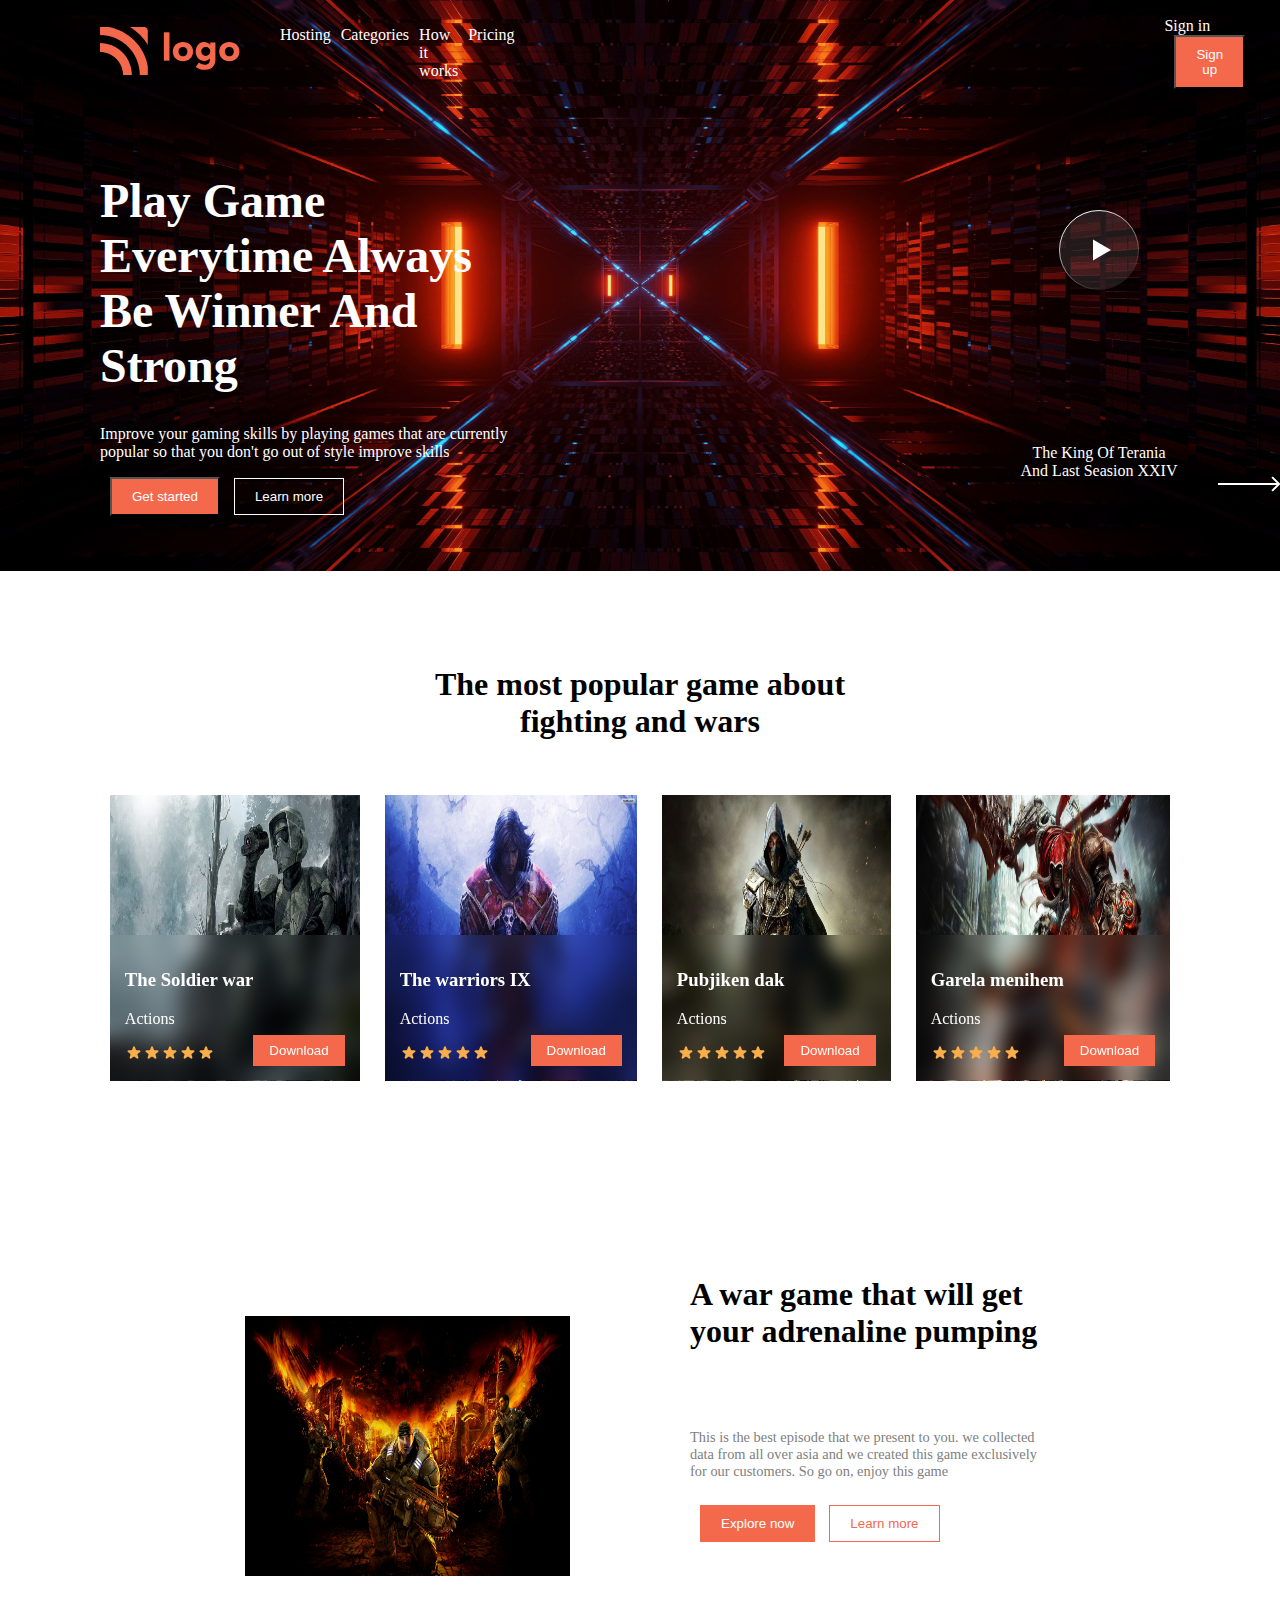
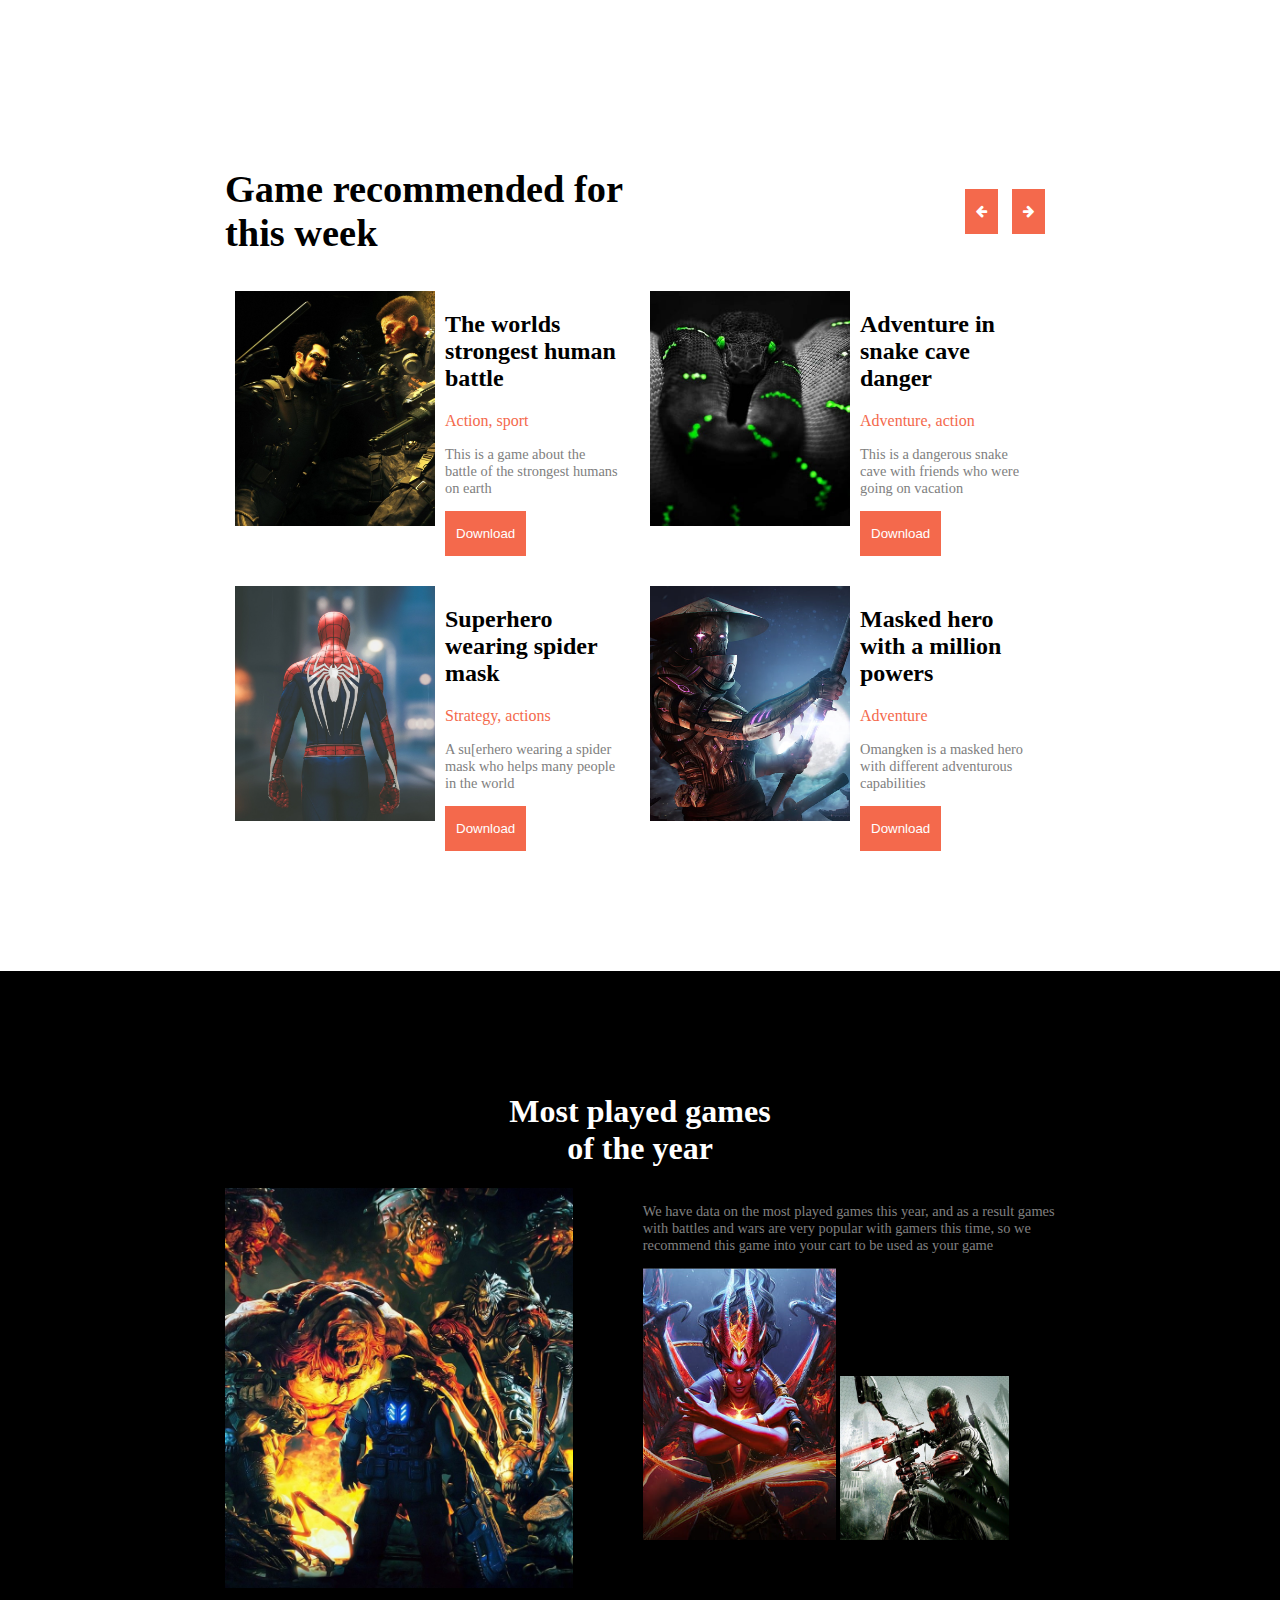
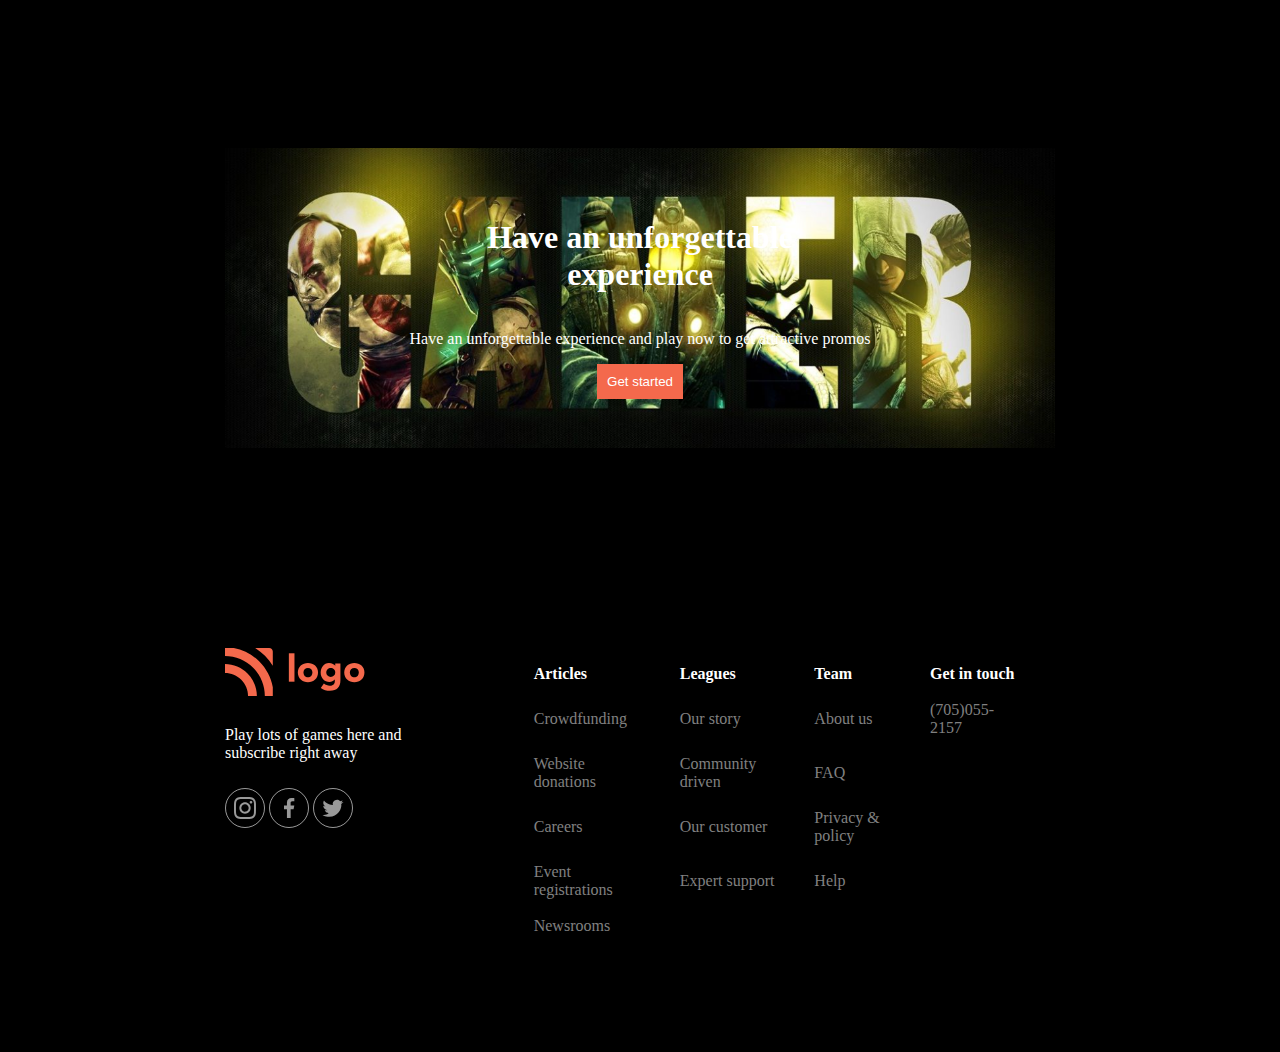
<file: HTML and CSS Projects/project9/index.html>
<!DOCTYPE html>
<html lang="en">
<head>
    <meta charset="UTF-8">
    <meta http-equiv="X-UA-Compatible" content="IE=edge">
    <meta name="viewport" content="width=device-width, initial-scale=1.0">
    <title>Gaming landing page</title>
    <link rel="stylesheet" href="https://cdnjs.cloudflare.com/ajax/libs/font-awesome/4.7.0/css/font-awesome.min.css">
    <link rel="stylesheet" href="style.css">
</head>
<body>
    <header class="header">
        <div class="container">
            <nav class="navbar">
                <div>
                    <img src="./icons/Logo.svg" alt="logo">
                </div>
                <div>
                    <ul class="nav-list">
                        <li>Hosting</li>
                        <li>Categories</li>
                        <li>How it works</li>
                        <li>Pricing</li>
                    </ul>
                </div>
                <div class="sign-in">
                    <span>Sign in</span>
                    <button>
                        <div>Sign up</div> 
                    </button>
                </div>
            </nav>
        </div>
        <div class="container-2">
            <div class="left-section">
                <h1>Play Game Everytime
                    Always Be Winner
                    And Strong</h1>
                <p>Improve your gaming skills by playing games that are currently
                    popular so that you don't go out of style improve skills</p>
                <div>
                    <button>Get started</button>
                    <button class="btn-2">Learn more</button>
                </div>
            </div>
            <div class="right-section">
                <img src="./icons/playButton.svg" alt="">
                <p>The King Of Terania
                    And Last Seasion
                    XXIV</p>
                <img src="./icons/rightArrow.svg" alt="" class="img-2">
            </div>
        </div>
    </header>
    <section class="games-section">
        <div class="container">
            <div>
                <h1>The most popular game about <br> fighting and wars</h1>
            </div>
            <div class="games-cards">
                <div class="game-1">
                    <div>
                        <div class="game-photo">
                            <!-- <img src="./photos/image 2.png" alt="" class="main-image"> -->
                        </div>
                        <div class="game-info">
                            <div>
                                <h3>The Soldier war</h3>
                                <p>Actions</p>
                                <img src="./icons/5stars.svg" alt="" class="star-image">
                            </div>
                            <div>
                                <button>Download</button>
                            </div>
                        </div>
                    </div>
                </div>
                <div class="game-2">
                    <div>
                        <div class="game-photo">
                            <!-- <img src="./photos/image 3.png" alt="" class="main-image"> -->
                        </div>
                        <div class="game-info">
                            <div>
                                <h3>The warriors IX</h3>
                                <p>Actions</p>
                                <img src="./icons/5stars.svg" alt="" class="star-image">
                            </div>
                            <div>
                                <button>Download</button>
                            </div>
                        </div>
                    </div>
                </div>
                <div class="game-3">
                    <div>
                        <div class="game-photo">
                            <!-- <img src="./photos/image 4.png" alt="" class="main-image"> -->
                        </div>
                        <div class="game-info">
                            <div>
                                <h3>Pubjiken dak</h3>
                                <p>Actions</p>
                                <img src="./icons/5stars.svg" alt="" class="star-image">
                            </div>
                            <div>
                                <button>Download</button>
                            </div>
                        </div>
                    </div>
                </div>
                <div class="game-4">
                    <div>
                        <div class="game-photo">
                            <!-- <img src="./photos/Rectangle 56.png" alt="" class="main-image"> -->
                        </div>
                        <div class="game-info">
                            <div>
                                <h3>Garela menihem</h3>
                                <p>Actions</p>
                                <img src="./icons/5stars.svg" alt="" class="star-image">
                            </div>
                            <div>
                                <button>Download</button>
                            </div>
                        </div>
                    </div>
                </div>
            </div>
            <div class="explore-now">
                <div class="left">
                    <img src="./photos/Rectangle 57.png" alt="photo" class="left-image">
                </div>
                <div class="right">
                    <h1>A war game that will get your adrenaline pumping</h1>
                    <p>This is the best episode that we present to you. we collected data from all over asia and we created this game exclusively for our customers. So go on, enjoy this game</p>
                    <div>
                        <button>Explore now</button>
                        <button class="btn-2">Learn more</button>
                    </div>
                </div>
            </div>
        </div>
    </section>
    <section class="games-recommendation">
        <div class="container">
            <div class="heading">
                <div>
                    <h1>Game recommended for this week</h1>
                </div>
                <div>
                    <button><i class="fa fa-arrow-left"></i></button>
                    <button><i class="fa fa-arrow-right"></i></button>
                </div>
            </div>
            <div class="first-row">
                <div class="one">
                    <div>
                        <img src="./photos/Rectangle 75.png" alt="">
                    </div>
                    <div class="game-info">
                        <h2>The worlds strongest human battle</h2>
                        <p class="action">Action, sport</p>
                        <p class="gameinfo">This is a game about the battle of the strongest humans on earth</p>
                        <button>Download</button>
                    </div>
                </div>
                <div class="two">
                    <div>
                        <img src="./photos/Rectangle 76.png" alt="">
                    </div>
                    <div class="game-info">
                        <h2>Adventure in snake cave danger</h2>
                        <p class="action">Adventure, action</p>
                        <p class="gameinfo">This is a dangerous snake cave with friends who were going on vacation</p>
                        <button>Download</button>
                    </div>
                </div>
            </div>
            <div class="second-row">
                <div class="three">
                    <div>
                        <img src="./photos/Rectangle 77.png" alt="">
                    </div>
                    <div class="game-info">
                        <h2>Superhero wearing spider mask</h2>
                        <p class="action">Strategy, actions</p>
                        <p class="gameinfo">A su[erhero wearing a spider mask who helps many people in the world</p>
                        <button>Download</button>
                    </div>
                </div>
                <div class="four">
                    <div>
                        <img src="./photos/Rectangle 78.png" alt="">
                    </div>
                    <div class="game-info">
                        <h2>Masked hero with a million powers</h2>
                        <p class="action">Adventure</p>
                        <p class="gameinfo">Omangken is a masked hero with different adventurous capabilities</p>
                        <button>Download</button>
                    </div>
                </div>
            </div>
        </div>
    </section>
    <section class="most-played-games">
        <div class="container">
            <h1 class="header">Most played games <br> of the year</h1>
            <div class="top">
                <img src="./photos/Rectangle 17.png" alt="" class="img-1">
                <div class="right">
                    <p>We have data on the most played games this year, and as a result games with battles and wars are very popular with gamers this time, so we recommend this game into your cart to be used as your game</p>
                    <img src="./photos/Rectangle 18.png" alt="" class="img-2">
                    <img src="./photos/Rectangle 90.png" alt="" class="img-3">
                </div>
            </div>
            <div class="bottom">
                <h1>Have an unforgettable <br> experience</h1>
                <p>Have an unforgettable experience and play now to get attractive promos</p>
                <button>Get started</button>
            </div>
        </div>  
    </section>
    <footer>
        <div class="left">
            <div class="logo">

                <img src="./icons/Logo.svg" alt="logo">
            </div>
            <p>Play lots of games here and subscribe right away</p>
            <div>
                <img src="./icons/instagram.svg" alt="instagram">
                <img src="./icons/facebook.svg" alt="facebook">
                <img src="./icons/twitter.svg" alt="twitter">
            </div>
        </div>
        <div class="table">
            <table>
                <thead>
                    <tr>
                        <th>Articles</th>
                        <th>Leagues</th>
                        <th>Team</th>
                        <th>Get in touch</th>
                    </tr>
                </thead>
                <tbody>
                    <tr>
                        <td>Crowdfunding</td>
                        <td>Our story</td>
                        <td>About us</td>
                        <td>(705)055-2157</td>
                    </tr>
                    <tr>
                        <td>Website donations</td>
                        <td>Community driven</td>
                        <td>FAQ</td>
                        <td></td>
                    </tr>
                    <tr>
                        <td>Careers</td>
                        <td>Our customer</td>
                        <td>Privacy & policy</td>
                        <td></td>
                    </tr>
                    <tr>
                        <td>Event registrations</td>
                        <td>Expert support</td>
                        <td>Help</td>
                        <td></td>
                    </tr>
                    <tr>
                        <td>Newsrooms</td>
                        <td></td>
                        <td></td>
                        <td></td>
                    </tr>
                </tbody>
            </table>
        </div>
    </footer>
</body>
</html>
</file>
<file: HTML and CSS Projects/project1/style.css>
.container {
    padding: 20px;
}

.navbar-container {
    display: flex;
    align-items: center;
    justify-content: space-between;
}

.list {
    display: flex;
}


.list-item {
    margin: 10px;
    list-style-type: none;
    color: #CAD5E2;
}

.list-item:hover {
    color: #120E43;
}

.nav-button {
    padding: 12px;
    font-size: 1.2rem;
    border: none;
    border-radius: 5px;
    background-color: #5A20CB ;
    color: white;
}

.banner-container {
    display: flex;
}

.heading-text {
    font-size: 3rem;
    color: #120E43;
}

span {
    color: #5A20CB;
}

.description{
    color: #CAD5E2;
}

.banner-container {
    display: flex;
    align-items: center;
}
</file>
<file: HTML and CSS Projects/project11/style.css>
html {
    box-sizing: border-box;
}

body {
    margin: 0;
    background-color: #0F0F10;
}

header {
    padding: 25px 250px;
    color: white;
    display: flex;
    justify-content: space-between;
    align-items: center;
}

header .logo {
    margin-right: 300px;
}

header nav ul {
    display: flex;
    gap: 50px;
}

header ul {
    list-style-type: none;
}

header button {
    padding: 11px 31px;
    background-color: #1E1E21;
    color: white;
    border-radius: 20px;
    border: none;
}

main .hero {
    display: flex;
}

.hero .left {
    width: 40%;
    text-align: center;
}

.hero .left img {
    width: 40%;
    position: relative;
    left: 100px;
    bottom: 170px;
}

.hero .right {
    width: 30%;
    text-align: start;
    padding: 20px;
    color: white;
}

.hero .right h1{
    font-size: 2rem;
}

.hero .right button {
    background-color: #1E1E21;
    border-radius: 10px;
    color: white;
    padding: 10px 25px;
}

.hero .overview {
    font-size: 1.2rem;
}

.hero .right img {
    position: relative;
    left: 20px;
    width: 40%;
}

.hero .right .para {
    color: gray;
    font-size: 0.9rem;
}

.hero button img {
    max-width: 15px;
    margin-right: 30px;
}

.brands .container {
    padding: 25px 250px;
    display: flex;
    justify-content: center;
    gap: 100px;
    margin-top: -100px;
}

.brands img {
    width: 75px;
}

.specs,
.case {
    width: 35%;
    margin: 100px auto;
    color: white;
}

.specs .top,
.case .top {
    text-align: center;
}

.specs .bottom,
.case .bottom {
    margin-top: 50px;
    display: flex;
    gap: 50px;
    font-size: 0.7rem;
    position: relative;
    left: 80px;
}

.specs .bottom .left img {
    width: 12px;
}

.specs .bluetooth {
    position: relative;
    left: 0px;
    right: 0px;
}
.specs .battery {
    position: relative;
    left: -30px;
    right: 0px;
}
.specs .load {
    position: relative;
    left: -30px;
    right: 0px;
}
.specs .microphone {
    position: relative;
    left: 0px;
    right: 0px;
}

.case-image{
    width: 225px;
}

.case .right {
    margin-top: 50px;
    width: 30%;
    color: gray;
}

.case button {
    margin-top: 10px;
    background-color: #1E1E21;
    border: none;
    border-radius: 5px;
    color: white;
    padding: 10px 20px;
}

.case button img {
    width: 10px;
    margin-right: 10px;
}

.buynow .container {
    width: 50%;
    margin: auto;
    padding: 25px 30px;
    background-color: #1E1E21;
    color: white;
    border-radius: 5px;
    display: flex;
    justify-content: center;
    align-content: center;
}

.buynow {
    font-size: 0.8rem;
}

.buynow .left{
    width: 25%;
}

.buynow .right img {
    width: 250px;
}

.buynow button {
    background-color: #0F0F10;
    border: none;
    border-radius: 5px;
    color: white;
    padding: 10px 20px
}

.buynow button img {
    margin-right: 10px;
    width: 15px;
}

.choosestyle .container {
    width: 50%;
    margin: 100px auto;
}

.choosestyle .headphone {
    width: 100px;
    position: relative;
    top: 74px;
    left: 32px;
}

.choosestyle .top {
    margin: auto;
    text-align: center;
}

.choosestyle .top img {
    width: 200px;
}

.choosestyle #box {
    color: white;
    width: fit-content;
    padding: 20px;
    font-size: 0.8rem;
}

.choosestyle .bag {
    width: 15px;
    margin-left: 50px;
    background-color: #0F0F10;
    padding: 10px;
    border-radius: 5px;
}

.choosestyle .desc {
    padding:100px 25px 25px 25px;
    background-color: #1E1E21;
    display: flex;
    align-items: center;
    border-radius: 10px;
}

.choosestyle .bottom {
    justify-content: center;
    display: flex;
    flex-wrap: wrap;
}

.heading {
    font-weight: bold;
    font-size: 1rem;
}

footer .container {
    display: flex;
    justify-content: center;
    align-items: start;
    padding: 25px 250px;
    color: white;
    gap: 125px;
}

footer ul{
    list-style-type: none;
}

footer ul li{
    margin-top: 5px;
    font-weight: 200;
    font-size: 0.8rem;
}

.logolist {
    display: flex;
    margin-top: 20px;
    gap: 15px;
}

footer .email .top {
    background-color: #1E1E21;
    padding: 10px;
}

footer #email {
    background-color: #1E1E21;
    border: none;
    border-radius: 20px;
}

footer button{
    background-color: #0F0F10;
    border: none;
    color: white;
    padding: 10px;
    border-radius: 10px;
}
</file>
<file: HTML and CSS Projects/project2/style.css>
body {
    background-color: black;
}

.navbar {
    display: flex;
    align-items: center;
    justify-content: start;
}

.list {
    display: flex;
}

li {
    margin: 16px;
    list-style-type: none;
    color: #ffffff;
    font-weight: bold;
}

.button-small {
    justify-content: flex-end;
}

.button-small,
.button-large {
    color: #ffffff;
    font-weight: bold;
    background-color: purple;
    padding: 10px;
    border-radius: 7px;
    border: none;
}

.hero {
    background-image: url(bg.png);
    display: flex;
    flex-direction: column;
    justify-content: center;
    align-items: center;
    height: 800px;
    color: #ffffff;
}

.hero-heading {
    font-size: 3rem;
    text-overflow: clip;
}

.hero-description {
    font-weight:bold;
    font-size: 1.5rem;
}

.button-large {
    font-size:1.2rem;
}
</file>
<file: HTML and CSS Projects/project3/style.css>
.container {
    padding: 20px;
}

.navbar-container {
    display: flex;
    justify-content: space-between;
    align-items: center;
}

.list {
    display: flex;
}

li {
    margin: 20px;
    list-style-type: none;
    font-size: 1.2rem;
}

.list li:hover {
    font-weight: bold;
}

.search-icon svg {
    height: 20px;
    margin-right: 25px;
}

.nav-button {
    border: 2px solid black;
    background-color: #ffffff;
    border-radius: 5px;
    padding: 5px 25px;
    font-size: 15px;

}

.button-group {
    display: flex;
}

.square img {
    height: 280px;
    position: relative;
    top: 240px;
    left: 100px;
}

.person-hero-image {
    height: 400px;
    position: absolute;
    top: 170px;
}

.globe img {
    height: 50px;
    position: absolute;
    left: 850px;
}

.star img {
    height: 40px;
    position: absolute;
    right:30px;
    top: 175px;
}

.hero-container-right {
    position: absolute;
    right: 200px;
    top: 180px;
    width: 700px;
    text-align: center;
}

.star2 img {
    position: absolute;
    height: 40px;
    top: 550px;
    left: 500px;
}

.hero-heading {
    font-size: 65px;
}

.button-email {
    margin-top:65px;
    padding: 5px 25px;
    background-color: #ffffff;
    border-radius: 10px;
    font-size: 1.2rem;
}

.button-join {
    margin-top:55px;
    padding: 5px 25px;
    background-color: black;
    color: #ffffff;
    border-radius: 10px;
    font-size: 1.2rem;
}

.contact-heading {
    margin-top: 50px;
}
</file>
<file: HTML and CSS Projects/project6/style.css>
*{
    margin: 0;
    padding: 0;
}

body {
    background-color: #2B2923;
    color: #ffffff;
    margin: 0 15%;
}

header {
    display: flex;
    justify-content: space-between;
    align-items: center;
    margin: 2% 5%;
}

header nav {
    display: flex;
    flex-shrink: 1;
}

header nav ul {
    display: flex;
    list-style-type: none;
}

header nav ul li {
    display: inline;
    margin-right: 5%;
    font-weight: 100;
}

header nav ul li:hover {
    font-weight: bold;
}

button {
    padding: 16px;
    font-weight: bold;
    border-radius: 10px;
    background: none;
    color: #978835;
    border: 1px solid #978835;
}

main {
    display: flex;
    flex-direction: column;
    margin: 5%; 
    align-items: center;
}

.top-section {
    display: flex;
    align-items: center;
    justify-content: space-between;
}

.top-section h1 {
    width: 40%;
    font-size: 3rem;
}

.top-section p {
    width: 40%;
}

.bottom-section img {
    width: 100%;
    margin-top: 5%;
}
</file>
<file: HTML and CSS Projects/project7/style.css>
*{
    box-sizing: border-box;
}

body {
    background-color: #151515;
}

header .container {
    padding: 10px 150px;
}

.navbar {
    display: flex;
    justify-content: space-between;
    align-items: center;
}

.nav-list {
    display: flex;
}

.nav-list li {
    margin-right: 10px;
    list-style-type: none;
    color: white;
}

.navbar select,
.navbar button {
    background-color: #151515;
    border: none;
    color: white;
}

.navbar button {
    margin-left: 40px;
}

.navbar button img {
    position: relative;
    right: 39px;
    bottom: 18px;
}

.main-section-hero .container {
    padding: 10px 150px;
}

.hero-left-section {
    display: flex;
    flex-direction: column;
    gap: 20px;
    width: 75%;
    color: white;
}

.hero-right-section img {
    width: 650px;
}

#back-image {
    position: absolute;
    top: 75px;
    right: 140px;
}


#front-image {
    position: absolute;
    top: 140px;
    right: 20px;
}

.hero-heading {
    font-size: 35px;
}

.hero-heading span {
    color: #F637EC;
}

.user-numbers {
    display: flex;
    gap: 15px;
    align-items: center;
}

.user-numbers h1 {
    font-size: 30px;
}

.hero-left-section button {
    font-size: 20px;
    background-color: #151515;
    border: none;
    color: white;
}

.hero-left-section .button-bg {
    position: relative;
    right:241px;
    top: 2px;
}

.logo-section .container {
    width: 100%;
    background-color: #292929;
    padding: 50px;
    margin-top: 180px;
    display: flex;
    justify-content: center;
    gap: 70px;
}

.logo-section img {
    width: 100px;
}

.transaction-features .container {
    padding: 50px 150px 80px 150px;
}

.transaction-features .top-section {
    display: flex;
    gap:30px;
    align-items: center;
    color: white;
}

.transaction-features h1 {
    font-size: 50px;
    font-weight: 500;
}

.transaction-features .bottom-section {
    margin-top: 70px;
    display: flex;
    gap: 80px;
    justify-content: center;
}

.dollar,
.cloud,
.lock {
    padding: 20px;
    border: 1px solid white;
    background-color: #272727;
    color: white;
    text-align: center;
}

.dollar img,
.cloud img,
.lock img{
    width: 100px;
}

.cloud {
    position: relative;
    bottom: 40px;
    background-color: #565555;
}

.card-choices .container {
    background-color: #FCEFFB;
    padding: 10px 400px;
    text-align: center;
}

.card-choices h1 {
    font-size: 55px;
}

.card-choices img {
    width: 800px;
    position: relative;
    right: 45px;
    bottom: 40px;
}

.customer-reviews .container {
    padding: 50px 150px ;
    color: white;
    text-align: center;
}

.review-heading h1{
    font-size: 55px;
    font-weight: 400;
}

.review-first-line {
    margin-top: 50px;
    display: flex;
    gap: 30px;
    font-size: 13px;
    text-align: start;
    justify-content: center;
}

.review-second-line {
    margin-top: 50px;
    display: flex;
    gap: 30px;
    font-size: 13px;
    text-align: start;
    justify-content: center;
}

.first-review {
    width: 400px;
    padding: 10px;
    background-color: #565554;
    border: 1px solid white;
}

.second-review,
.third-review,
.fourth-review {
    width: 400px;
    padding: 10px;
    background-color: #1E1F24;
    border: 1px solid white;
}

.dots {
    display: flex;
    justify-content: center;
    gap: 8px;
}

.dot-1 {
    width: 80px;
    height: 13px;
    border-radius: 10px;
    background-color: #F637EC;
    box-shadow:#F637EC;
}

.dot-2 {
    width: 13px;
    height: 13px;
    border-radius: 50%;
    background-color: #474447;
}

.get-started .container{
    max-height: 80%;
    padding: 100px 150px;
    margin-top: 100px;
    text-align: center;
    color: white;
}



.get-started h1 {
    font-size: 65px;
    font-weight: 500;
}

.get-started h1 span {
    color: black;
}

.get-started button {
    font-size: 1.1rem;
    background: none;
    border: none;
    color: white;
    z-index: 1;
}



.get-started .button-bg img{
    position: relative;
    right: 95px;
    bottom: 22px;
    z-index: 0;
}

.rectangle-1 {
    width: 100%;
    position: relative;
    bottom: 330px;
    z-index: -1;
}

.rectangle-2 {
    width: 100%;
    position: relative;
    bottom: 790px;
    z-index: -1;
}

.diamond-left {
    height: 400px;
    position: relative;
    bottom: 1242px;
    z-index: -1;
    left: 601px;
}

.diamond-right {
    height: 400px;
    position: relative;
    bottom: 78rem;
    right: 38rem;
    z-index: -1;
}

footer .container {
    margin-top: -1200px;
    padding: 0 200px;
    display: flex;
    align-items: center;
    margin-bottom: 10px;
}

footer img {
    width: 80%;
}

footer ul {
    display: flex;
    gap: 15px;
    margin-left: 200px;
}

footer ul li {
    list-style-type: none;
    color: white;
}
</file>
<file: HTML and CSS Projects/project8/style.css>
body {
    box-sizing: border-box;
    margin: 0;
    padding: 0;
    background-color: #111010;
}

header .container {
    padding: 50px 150px;
}

.navbar {
    display: flex;
    justify-content: space-between;
    align-items: start;
    color: white;
}

.navbar ul {
    display: flex;
    list-style-type: none;
    gap: 15px;
}

.navbar button {
    border: none;
    background-color: #0C8BFD;
    color: white;
    padding: 10px 25px;
    border-radius: 20px;
}

.hero-section .container {
    padding: 50px 150px;
    display: flex;
    color: white;
}

.hero-section-left h1 {
    font-size: 3rem;
    font-weight: 700;
}

.hero-section button {
    padding: 15px 25px;
    border-radius: 25px;
    margin-top: 30px;
    color: white;
}

.hero-section .btn-1 {
    background-color: #0C8BFD;
    margin-right: 10px;
}

.hero-section .btn-2 {
    background-color: #111010;
    border: 1px solid white;
}

.hero-section-right img{
    width: 65vh;
}

.logo-section .container {
    display: flex;
    justify-content: center;
    gap: 100px;
    padding: 40px 150px;
    background-color: #1D1C1C;
}

.services-section .container {
    text-align: center;
    color: black;
    background-color: white;
    padding: 40px 150px;
}

.three-card-section {
    display: flex;
    justify-content: center;
    align-content: center;
    gap: 50px;
    padding: 50px;
}

.services-section h1 {
    font-size: 45px;
    font-weight: 500;
}

.services-section .card-1, 
.card-2, .card-3 {
    padding: 35px 10px;
    text-align: center;
    border-radius: 13px;
    width: 250px;
}

.services-section .card-1 img,
.card-2 img,
.card-3 img {
    width:10vh;
}

.card-1,
.card-3 {
    position: relative;
    top: 50px;
    border: 1px solid black;
}

.card-2 {
    border: 1px solid white;
    background-color: #111010;
    color: white;
}

.services-section .support-heading {
    text-align: start;
    width: 80%;
    padding: 0 80px;
}

.support-heading .left-right-section {
    display: flex;
}

.support-heading .left  ul{
    list-style-type: none;
    font-size: 1.2rem;
}

.support-heading .left  .blue {
    background-color: #0C8BFD;
    color: white;
}

.support-heading .left  li{
    width: 331px;
    border: 1px solid gray;
    padding: 25px 200px 25px 30px;
    margin-bottom: 20px;
    border-radius: 50px;
    font-weight: 500;
}

.support-heading .right ul{
    font-size: 1rem;
    border: 1px solid black;
    padding: 20px 12px 10px 12px;
    margin-left: 50px;
    border-radius: 40px;
    background-color: #111010;
}

.support-heading .right .list {
    width: 250px;
    border: 1px solid black;
    padding: 15px 100px 15px 35px;
    margin-bottom: 5px;
    border-radius: 40px;
    background-color: #292828;
    color: white;
}

.pricing-section .container {
    padding: 40px 150px;
    background-color: #111010;
    color: white;
    height: auto;
}

.pricing-section .top {
    display: flex;
    justify-content: center;
    font-size: 25px;
}

.pricing-section .top h1 {
    margin: 50px 105px;
}

.pricing-section .bottom {
    display: flex;
    gap: 25px;
    justify-content: center;
}

.pricing-section .bottom p {
    font-size: 12px;
}

.pricing-section .bottom .regular {
    text-align: start;
    background-color: white;
    max-width: 35vh;
    padding: 20px 20px;
    border-radius: 40px;
    color: #111010;
}


.pricing-section .bottom .standard {
    background-color: #0C8BFD;
    max-width: 35vh;
    padding: 20px 20px;
    border-radius: 40px;
    color: white;
    text-align: start;

}

.pricing-section .bottom .premium {
    background-color: white;
    max-width: 35vh;
    padding: 20px 20px;
    border-radius: 40px;
    color: #111010;
    text-align: start;

}

.tick {
    display: flex;
    align-items: center;
    justify-content: start;
    margin-bottom: 15px;
    gap: 5px;
    font-size: 15px;
}


.pricing-section .blue-tick-image, .white-tick-image {
    width: 15px;
}

.customer-review .container {
    padding: 40px 150px;

}

.customer-review .top {
    display: flex;
    justify-content: center;
    align-items: center;
}

.customer-review .bottom {
    display: flex;
    gap: 40px;
}

.customer-review  .review-2 {
    text-align: start;
    border: 1px solid black;
    padding: 20px;
    border-radius: 30px;

} 

.customer-review  .review-1 {
    background-color: #111010;
    color: white;
    text-align: start;
    padding: 20px;
    border-radius: 30px;
} 

.customer-review .scrollbar {
    height: 5px;
    margin-top: 50px;
    display: flex;
}

.customer-review .scrollbar .one {
    width: 250px;
    background-color: #0C8BFD;
}

.customer-review .scrollbar .two {
    background-color: lightgray;
    width: 1000px;
}

.signup .container {
    background-color: #111010;
    color: white;
}

.signup form {
    max-width: fit-content;
    margin: auto;
    padding: 20px 10px;
    border-radius: 15px;
    background-color: #292828;
    margin-bottom: 70px;
}

.signup input, button {
    padding: 12px;
    border-radius: 30px;
    margin: 5px;
    background-color: #3E3D3D;
    border: 1px solid #3E3D3D;
}

.signup button {
    background-color: #0C8BFD;
    color: white;
    padding: 12px 22px;
}

.signup table{
    margin: auto;
    color: white;
    border-spacing:200px 5px;
    text-align: start;
}


.signup table th,td {
    text-align: start;
}

.signup table td {
    font-weight: 300;
}

.signup .bottom-logo {
    padding: 40px 145px;
}

.signup img {
    margin-top: 25px;
}
</file>
<file: HTML and CSS Projects/project9/style.css>
body{
    margin: 0;
    padding: 0;
}

header{
    background-image: url(./photos/futuristic-bg.png);
    padding: 10px 100px 55px 100px;
    background-size: 100% 100%;
}

header .container {
    color: white;
}

header nav {
    display: flex;
    align-items: center;
    justify-content: start;
}

header .sign-in {
    margin-left: 650px;
}

.nav-list {
    display: flex;
    list-style-type: none;
    gap: 10px;
}

header button {
    margin-left: 10px;
    padding: 10px 20px;
    background-color: #F4694C;
    color: white;
}

.container-2 .left-section {
    width: 40%;
}

.container-2 .left-section .btn-2 {
    background: none;
    border: 1px solid white;
}

.container-2 .left-section h1{
    font-size: 3rem;
}

.container-2 {
    color: white;
    display: flex;
    justify-content: space-between;
    align-items: end;
    margin-top: 45px;
}

.container-2 .right-section {
    width: 15%;
    text-align: center;
}

.container-2 .right-section .img-2 {
    position: relative;
    left: 150px;
    bottom: 20px;
}

.container-2 .right-section p {
    margin-top: 150px;
}

.games-section h1{
    font-size: 2rem;
    margin-top: 95px;
    margin-bottom: 55px;
}

.games-cards .game-1,
.game-2,
.game-3,
.game-4 {
    color: white;
    max-width: 100%;
    max-height: 100%;    
}

.games-cards .game-1 {
    background-image: url(./photos/image\ 2.png);
    background-size: 100% 100%;
}

.games-cards .game-2 {
    background-image: url(./photos/image\ 3.png);
    background-size: 100% 100%;
}

.games-cards .game-3 {
    background-image: url(./photos/image\ 4.png);
    background-size: 100% 100%;
}

.games-cards .game-4 {
    background-image: url(./photos/Rectangle\ 56.png);
    background-size: 100% 100%;
}



.games-cards .main-image {
    width: 100%;
    height: 250px;
}

.games-cards .star-image {
    width: 10vh;
}

.games-cards button {
    padding: 8px 16px;
    background-color: #F4694C;
    color: white;
    border: none;
}

.games-cards .game-photo {
    height: 150px;
}

.games-cards .game-info {
    display: flex;
    align-items: flex-end;
    padding: 15px;
    text-align: start;
    backdrop-filter: blur(10px);
}

.games-cards {
    display: flex;
    gap: 25px;
    justify-content: center;
}

.games-section {
    text-align: center;
}

.game-info {
    margin-top: -10px;
}

.explore-now {
    display: flex;
    padding: 100px 225px;
    justify-content: space-between;
    gap: 100px;
}

.explore-now .left-image{
    width: 89%;
    height: 72%;
    position: relative;
    top: 15vh;
}

.explore-now .left {
    width: 50%;
}

.explore-now .right {
    width: 50%;
    text-align: start;
    display: flex;
    flex-direction: column;
    gap: 10px;
}

.explore-now .right p {
    font-size: 0.9rem;
    color: gray;
}

.explore-now h1{
    font-size: 2rem;
}

.explore-now button {
    margin-left: 10px;
    padding: 10px 20px;
    border: 1px solid #F4694C;
    background-color: #F4694C;
    color: white;
}

.explore-now .btn-2 {
    background: none;
    color: #F4694C;
    border: 1px solid #F4694C;
}

.games-recommendation {
    padding: 100px 225px;
}

.games-recommendation .gameinfo {
    color: gray;
    font-size: 0.9rem;
}

.games-recommendation .action {
    color: #F4694C;
}

.games-recommendation .heading {
    display: flex;
    justify-content: space-between;
    align-items: center;
}

.games-recommendation h1 {
    font-size: 2.4rem;
    width: 450px;
}

.games-recommendation button {
    height: 5vh;
    background-color: #F4694C;
    border: 1px solid #F4694C;
    padding: 15px;
    margin-right: 10px;
}

.games-recommendation .first-row, .second-row, .one, .two, .three, .four {
    display: flex;
}

.games-recommendation .one, .two, .three, .four {
    width: 700px;
    height: 100%;
    padding: 10px;
}

.games-recommendation img {
    max-width: 200px;
    height: fit-content;
}

.games-recommendation .game-info {
    padding: 10px;
}

.games-recommendation button {
    padding: 10px;
    color: white;
}

.most-played-games {
    background-color: black;
    color: white;
    background-image: url();
}

.most-played-games .container {
    padding: 100px 225px;
    text-align: center;
}

.most-played-games .header {
    font-size: 2rem;
}

.most-played-games .top {
    display: flex;
    justify-content: center;
    gap: 70px;
    font-size: 0.9rem;
    color: gray;
}

.most-played-games .right {
    width: 50%;
    text-align: start;
}

.most-played-games .img-1 {
    width: 350px;
    height: 400px;
}

.most-played-games .img-2 {
    width: 47%;
    height: 68%;
}

.most-played-games .img-3 {
    width: 41%;
    height: 41%;
}

.most-played-games .bottom {
    display: flex;
    flex-direction: column;
    justify-content: center;
    align-items: center;
    height: 300px;
    margin-top: 10rem;
    background-image: url(./photos/Rectangle\ 606.png);
    background-size: 100% 100%;
}

.most-played-games .bottom h1 {
    font-size: 2rem;
}

.most-played-games button {
    padding: 10px;
    color: white;
    background-color: #F4694C;
    border: none;
}

footer {
    background-color: black;
    color: white;
    display: flex;
    gap: 50px;
    padding: 100px 225px;

}

footer .left {
    display: flex;
    flex-direction: column;
    gap: 10px;
}

footer table, th, td{
    border-spacing:33px 16px;
    text-align: start;
}

footer table td {
    color: gray;
}

footer .logo {
    width: 10px;
}

footer td {
    width: 150px;
}
</file>
